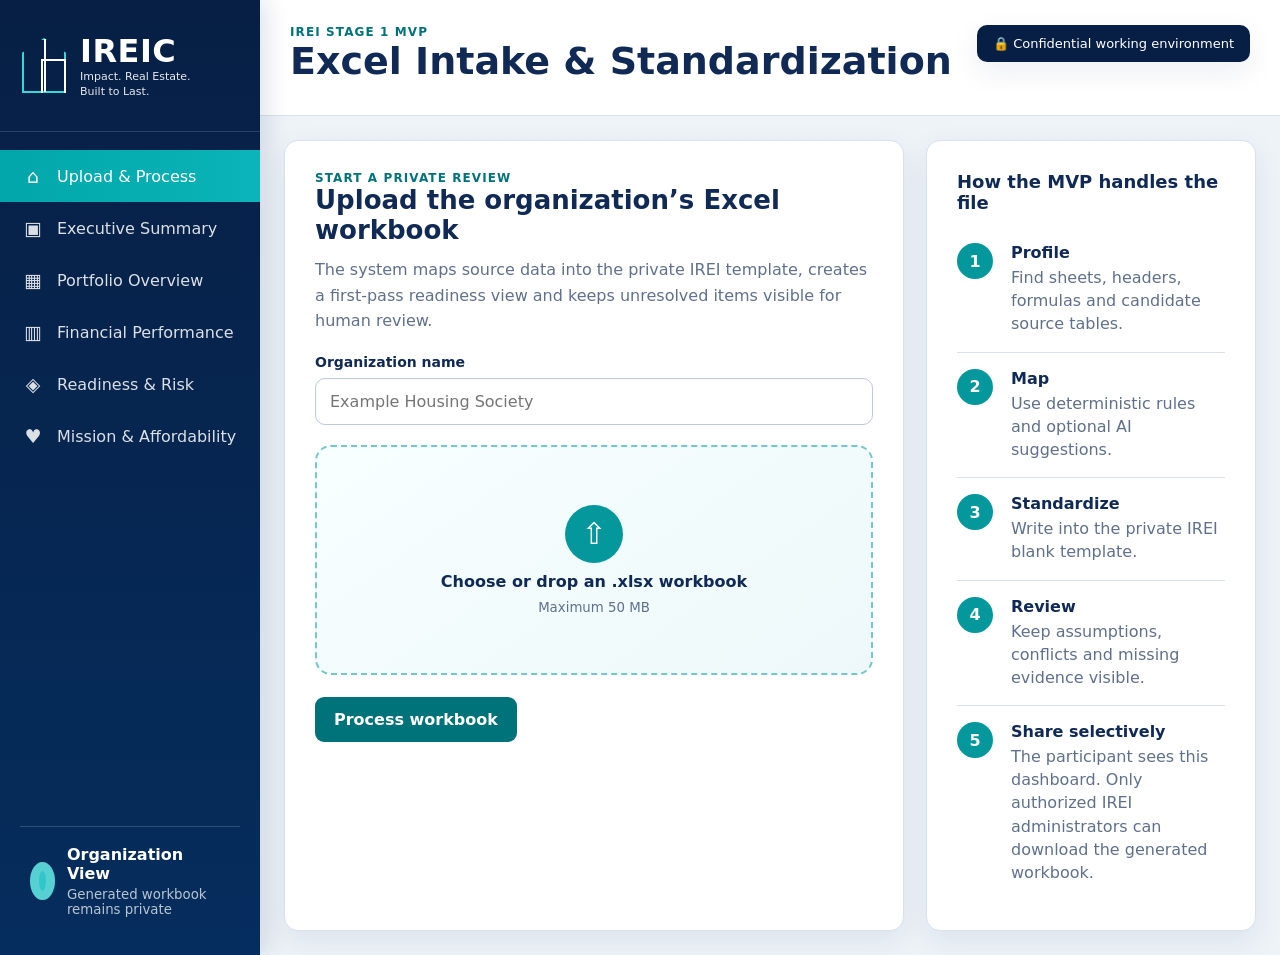
<file: smarterasp-publish/wwwroot/index.html>
<!doctype html>
<html lang="en">
<head>
  <meta charset="utf-8">
  <meta name="viewport" content="width=device-width, initial-scale=1">
  <title>IREIC Portfolio Readiness</title>
  <link rel="stylesheet" href="styles.css">
</head>
<body>
  <div class="app-shell">
    <aside class="sidebar">
      <div class="brand">
        <div class="brand-mark" aria-hidden="true"><span></span><span></span></div>
        <div>
          <div class="brand-name">IREIC</div>
          <div class="brand-tag">Impact. Real Estate.<br>Built to Last.</div>
        </div>
      </div>

      <nav id="nav" class="nav" aria-label="Dashboard pages">
        <button type="button" data-page="upload" class="active"><span>⌂</span> Upload & Process</button>
        <button type="button" data-page="summary"><span>▣</span> Executive Summary</button>
        <button type="button" data-page="portfolio"><span>▦</span> Portfolio Overview</button>
        <button type="button" data-page="financial"><span>▥</span> Financial Performance</button>
        <button type="button" data-page="readiness"><span>◈</span> Readiness & Risk</button>
        <button type="button" data-page="mission"><span>♥</span> Mission & Affordability</button>
      </nav>

      <div class="sidebar-footer">
        <div class="secure-dot" aria-hidden="true"></div>
        <div>
          <strong>Organization View</strong>
          <small>Generated workbook remains private</small>
        </div>
      </div>
    </aside>

    <main class="main">
      <header class="topbar">
        <div>
          <div class="eyebrow">IREI STAGE 1 MVP</div>
          <h1 id="page-title">Excel Intake & Standardization</h1>
        </div>
        <div class="confidential">🔒 Confidential working environment</div>
      </header>

      <section id="content" class="content"></section>
    </main>
  </div>

  <template id="upload-template">
    <div class="upload-layout">
      <section class="panel upload-panel">
        <div class="section-kicker">START A PRIVATE REVIEW</div>
        <h2>Upload the organization’s Excel workbook</h2>
        <p class="lead">The system maps source data into the private IREI template, creates a first-pass readiness view and keeps unresolved items visible for human review.</p>

        <form id="upload-form">
          <label class="field">
            <span>Organization name</span>
            <input id="organization-name" name="organizationName" placeholder="Example Housing Society" autocomplete="organization">
          </label>

          <label class="drop-zone" id="drop-zone">
            <input id="file-input" type="file" name="file" accept=".xlsx,application/vnd.openxmlformats-officedocument.spreadsheetml.sheet">
            <span class="drop-icon">⇧</span>
            <strong>Choose or drop an .xlsx workbook</strong>
            <small id="selected-file">Maximum 50 MB</small>
          </label>

          <div class="button-row">
            <button class="primary" type="submit">Process workbook</button>
          </div>
        </form>

        <div id="processing" class="processing hidden" role="status">
          <div class="spinner" aria-hidden="true"></div>
          <div>
            <strong>Building the private IREI workbook</strong>
            <p>Profiling sheets, mapping fields, applying business rules and producing the dashboard.</p>
          </div>
        </div>

        <div id="error-box" class="alert error hidden" role="alert"></div>
      </section>

      <section class="panel process-panel">
        <h3>How the MVP handles the file</h3>
        <div class="process-step"><b>1</b><div><strong>Profile</strong><span>Find sheets, headers, formulas and candidate source tables.</span></div></div>
        <div class="process-step"><b>2</b><div><strong>Map</strong><span>Use deterministic rules and optional AI suggestions.</span></div></div>
        <div class="process-step"><b>3</b><div><strong>Standardize</strong><span>Write into the private IREI blank template.</span></div></div>
        <div class="process-step"><b>4</b><div><strong>Review</strong><span>Keep assumptions, conflicts and missing evidence visible.</span></div></div>
        <div class="process-step"><b>5</b><div><strong>Share selectively</strong><span>The participant sees this dashboard. Only authorized IREI administrators can download the generated workbook.</span></div></div>
      </section>
    </div>
  </template>

  <script src="app.js"></script>
</body>
</html>
</file>
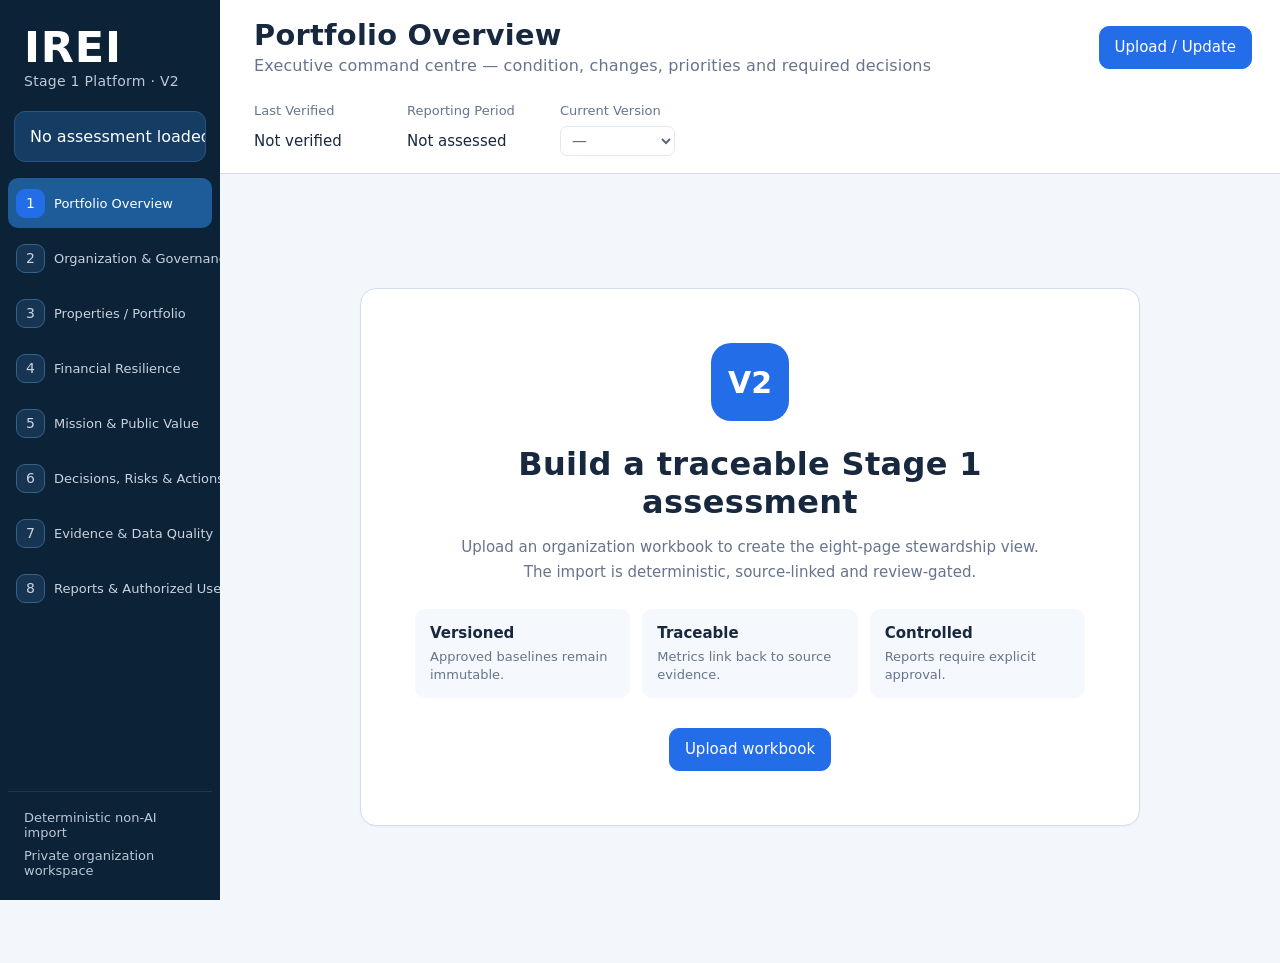
<file: artifacts/smarterasp-20260822-183825/wwwroot/index.html>
<!doctype html>
<html lang="en">
<head>
  <meta charset="utf-8">
  <meta name="viewport" content="width=device-width, initial-scale=1">
  <meta name="description" content="IREI Stage 1 V2 portfolio stewardship dashboard">
  <title>IREI Stage 1 V2</title>
  <link rel="stylesheet" href="styles.css">
</head>
<body>
  <div class="app-shell">
    <aside class="sidebar">
      <a class="brand" href="#overview" aria-label="IREI Portfolio Overview">
        <strong>IREI</strong>
        <span>Stage 1 Platform · V2</span>
      </a>

      <div id="organization-chip" class="organization-chip">No assessment loaded</div>

      <nav id="page-nav" class="page-nav" aria-label="IREI platform pages">
        <button type="button" data-page="overview"><span>1</span>Portfolio Overview</button>
        <button type="button" data-page="governance"><span>2</span>Organization &amp; Governance</button>
        <button type="button" data-page="properties"><span>3</span>Properties / Portfolio</button>
        <button type="button" data-page="financial"><span>4</span>Financial Resilience</button>
        <button type="button" data-page="mission"><span>5</span>Mission &amp; Public Value</button>
        <button type="button" data-page="actions"><span>6</span>Decisions, Risks &amp; Actions</button>
        <button type="button" data-page="evidence"><span>7</span>Evidence &amp; Data Quality</button>
        <button type="button" data-page="reports"><span>8</span>Reports &amp; Authorized Use</button>
      </nav>

      <div class="sidebar-footer">
        <span>Deterministic non-AI import</span>
        <span>Private organization workspace</span>
      </div>
    </aside>

    <main class="main">
      <header class="topbar">
        <div class="title-block">
          <h1 id="page-title">Portfolio Overview</h1>
          <p id="page-subtitle">Executive command centre — condition, changes, priorities and decisions</p>
        </div>
        <div class="topbar-meta" aria-label="Assessment metadata">
          <div><span>Last Verified</span><strong id="last-verified">Not verified</strong></div>
          <div><span>Reporting Period</span><strong id="reporting-period">Not assessed</strong></div>
          <div><span>Current Version</span><select id="version-select" aria-label="Assessment version" disabled><option>—</option></select></div>
        </div>
        <div class="topbar-actions">
          <button id="approve-version" class="button secondary hidden" type="button">Approve version</button>
          <button id="open-upload" class="button primary" type="button">Upload / Update</button>
        </div>
      </header>

      <section id="content" class="content" aria-live="polite"></section>
    </main>
  </div>

  <dialog id="upload-dialog" class="modal">
    <form id="upload-form" method="dialog">
      <div class="modal-head">
        <div>
          <span class="eyebrow">DETERMINISTIC WORKBOOK INTAKE</span>
          <h2>Upload or update an assessment</h2>
        </div>
        <button id="close-upload" class="icon-button" type="button" aria-label="Close">×</button>
      </div>
      <p class="muted">Upload the Stage 1 V2 template or another .xlsx source. Existing approved versions remain unchanged; a new upload creates a working version.</p>
      <label class="field">
        <span>Organization name</span>
        <input id="organization-name" name="organizationName" autocomplete="organization" placeholder="Organization name" required>
      </label>
      <label id="drop-zone" class="drop-zone">
        <input id="file-input" type="file" name="file" accept=".xlsx,application/vnd.openxmlformats-officedocument.spreadsheetml.sheet" required>
        <b>Choose or drop an .xlsx workbook</b>
        <span id="selected-file">Maximum 50 MB</span>
      </label>
      <div id="upload-error" class="inline-alert hidden" role="alert"></div>
      <div class="modal-actions">
        <button id="cancel-upload" class="button secondary" type="button">Cancel</button>
        <button id="submit-upload" class="button primary" type="submit">Process workbook</button>
      </div>
    </form>
  </dialog>

  <dialog id="form-dialog" class="modal compact-modal">
    <form id="dynamic-form" method="dialog"></form>
  </dialog>

  <div id="toast" class="toast hidden" role="status"></div>
  <script src="app.js" defer></script>
</body>
</html>
</file>
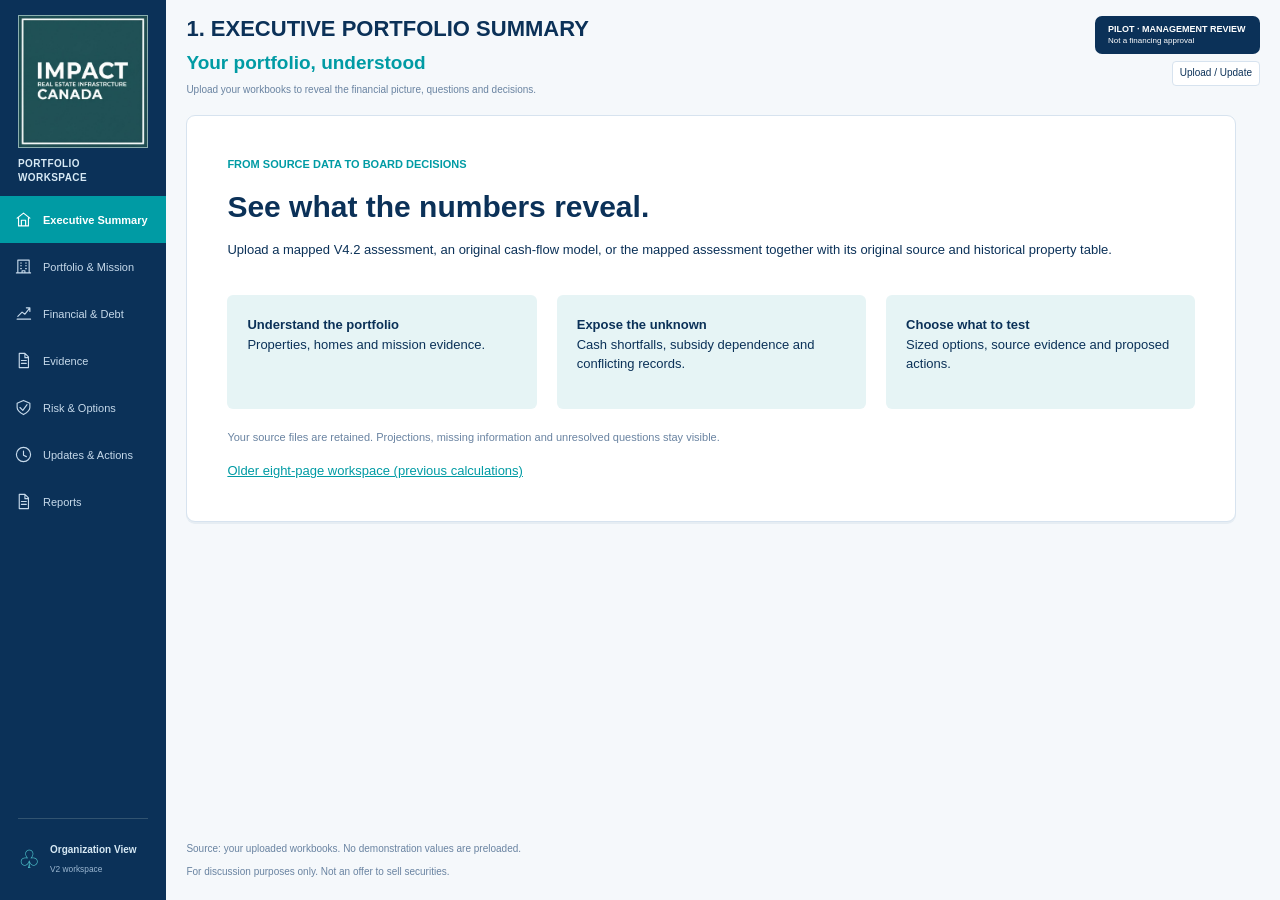
<file: src/IreiMvp.Web/wwwroot/index.html>
<!doctype html>
<html lang="en">
<head><meta charset="utf-8"><meta name="viewport" content="width=device-width,initial-scale=1"><meta name="description" content="IREI portfolio evidence, financial analysis and board decision dashboard"><title>IREI Stage 1 V2 · Portfolio analysis</title><link rel="stylesheet" href="board.css?v=20261121-mission4"></head>
<body>
<aside class="sidebar"><a class="brand" href="/" aria-label="IREI portfolio dashboard"><img src="assets/irei-canada-reference.jpg" alt="Impact Real Estate Infrastructure Canada"></a><strong id="organization-chip">PORTFOLIO WORKSPACE</strong><nav id="page-nav" aria-label="Portfolio pages"></nav><footer><span class="org-icon">♧</span><div><b>Organization View</b><small>V2 workspace</small></div></footer></aside>
<main>
<header><div><h1 id="page-title">1. EXECUTIVE PORTFOLIO SUMMARY</h1><h2 id="organization-name-display">Your portfolio, understood</h2><div id="organization-statement" hidden></div><p id="source-context">Upload your workbooks to reveal the financial picture, questions and decisions.</p></div><div class="header-right"><div class="badge">PILOT · MANAGEMENT REVIEW<small>Not a financing approval</small></div><div class="toolbar"><label id="year-control" hidden><span class="sr-only">Reporting year</span><select id="year" aria-label="Reporting year"></select></label><button id="open-upload" type="button">Upload / Update</button><button id="present" type="button" hidden>Present</button></div></div></header>
<div id="notice" role="status" aria-live="polite"></div><div id="loading-bar" class="loading-bar" hidden><span></span></div>
<section id="content" aria-live="polite"><div class="welcome panel"><span class="eyebrow">FROM SOURCE DATA TO BOARD DECISIONS</span><h2>See what the numbers reveal.</h2><p>Upload a mapped V4.2 assessment, an original cash-flow model, or the mapped assessment together with its original source and historical property table.</p><div class="welcome-grid"><article><b>Understand the portfolio</b><p>Properties, homes and mission evidence.</p></article><article><b>Expose the unknown</b><p>Cash shortfalls, subsidy dependence and conflicting records.</p></article><article><b>Choose what to test</b><p>Sized options, source evidence and proposed actions.</p></article></div><p class="muted">Your source files are retained. Projections, missing information and unresolved questions stay visible.</p><a href="legacy-v2.html">Older eight-page workspace (previous calculations)</a></div></section>
<footer class="page-footer"><p id="source-footer">Source: your uploaded workbooks. No demonstration values are preloaded.</p><p>For discussion purposes only. Not an offer to sell securities.</p></footer>
</main>
<dialog id="upload-dialog"><form id="upload-form"><div class="dialog-head"><h2>Upload portfolio data</h2><button id="close-upload" type="button" aria-label="Close upload">×</button></div><p>Select a mapped V4.2 workbook, one original cash-flow model, or a mapped workbook plus its source files and historical property table. Supporting tables need a Property name/ID column and labeled Units, City, Maturity date or Loan balance columns. The dashboard will calculate the results and retain the evidence.</p><label>Organization name <small>Optional for a mapped assessment</small><input id="organization-name" name="organizationName" autocomplete="organization"></label><label>Reporting year <small>Leave blank to use the mapped assessment's year</small><input name="currentYear" placeholder="e.g. 2026-2027" pattern="[0-9]{4}-[0-9]{4}"></label><label class="drop-zone" id="drop-zone"><b>Choose Excel workbooks</b><input id="file-input" type="file" name="file" multiple accept=".xlsx" required><span id="selected-file">1–5 files · 50 MB total</span></label><div id="upload-error" class="error" role="alert"></div><div class="buttons"><button id="cancel-upload" type="button">Cancel</button><button id="submit-upload" class="primary">Process workbooks</button></div></form></dialog>
<dialog id="detail-dialog" class="wide"><div class="dialog-head"><h2 id="detail-title">Evidence and analysis</h2><button type="button" data-close>Close</button></div><div id="detail-body"></div></dialog>
<dialog id="action-dialog"><form id="action-form"><div class="dialog-head"><h2>Record a management action</h2><button type="button" data-close>Close</button></div><label>Action<textarea name="text" required></textarea></label><label>Owner<input name="owner" required></label><label>Due date<input name="dueDate" type="date"></label><label>Status<select name="status"><option>Proposed</option><option>In progress</option><option>Done</option></select></label><label>Originating finding / evidence<input name="basis" required></label><p class="muted">Recording an action does not record a board approval or a measured outcome.</p><p id="action-error" class="error"></p><button class="primary">Save action</button></form></dialog>
<div id="print-report"></div><script src="board-illustrative.js?v=20261121-illustrative1" defer></script><script src="board.js?v=20261121-mission4" defer></script>
</body></html>
</file>
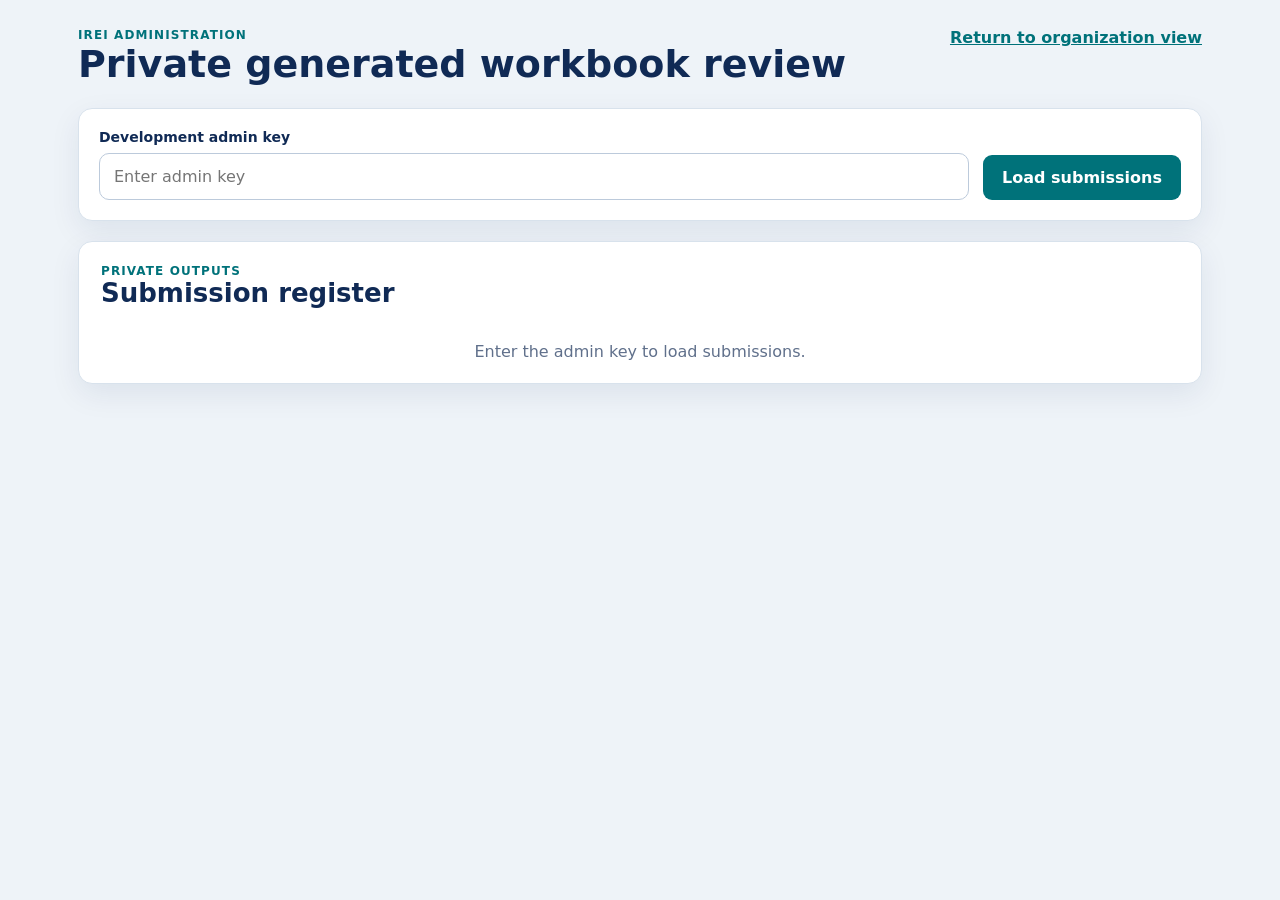
<file: smarterasp-publish/wwwroot/admin.html>
<!doctype html>
<html lang="en">
<head>
  <meta charset="utf-8">
  <meta name="viewport" content="width=device-width, initial-scale=1">
  <title>IREIC Admin Review</title>
  <link rel="stylesheet" href="styles.css">
</head>
<body class="admin-body">
  <main class="admin-shell">
    <header class="admin-header">
      <div>
        <div class="eyebrow">IREI ADMINISTRATION</div>
        <h1>Private generated workbook review</h1>
      </div>
      <a href="/">Return to organization view</a>
    </header>

    <section class="panel admin-auth">
      <label class="field">
        <span>Development admin key</span>
        <input id="admin-key" type="password" placeholder="Enter admin key" autocomplete="current-password">
      </label>
      <button id="load-submissions" class="primary" type="button">Load submissions</button>
      <div id="admin-error" class="alert error hidden" role="alert"></div>
    </section>

    <section class="panel">
      <div class="table-header">
        <div>
          <div class="section-kicker">PRIVATE OUTPUTS</div>
          <h2>Submission register</h2>
        </div>
      </div>
      <div id="admin-list" class="admin-list empty-state">Enter the admin key to load submissions.</div>
    </section>
  </main>
  <script src="admin.js"></script>
</body>
</html>
</file>
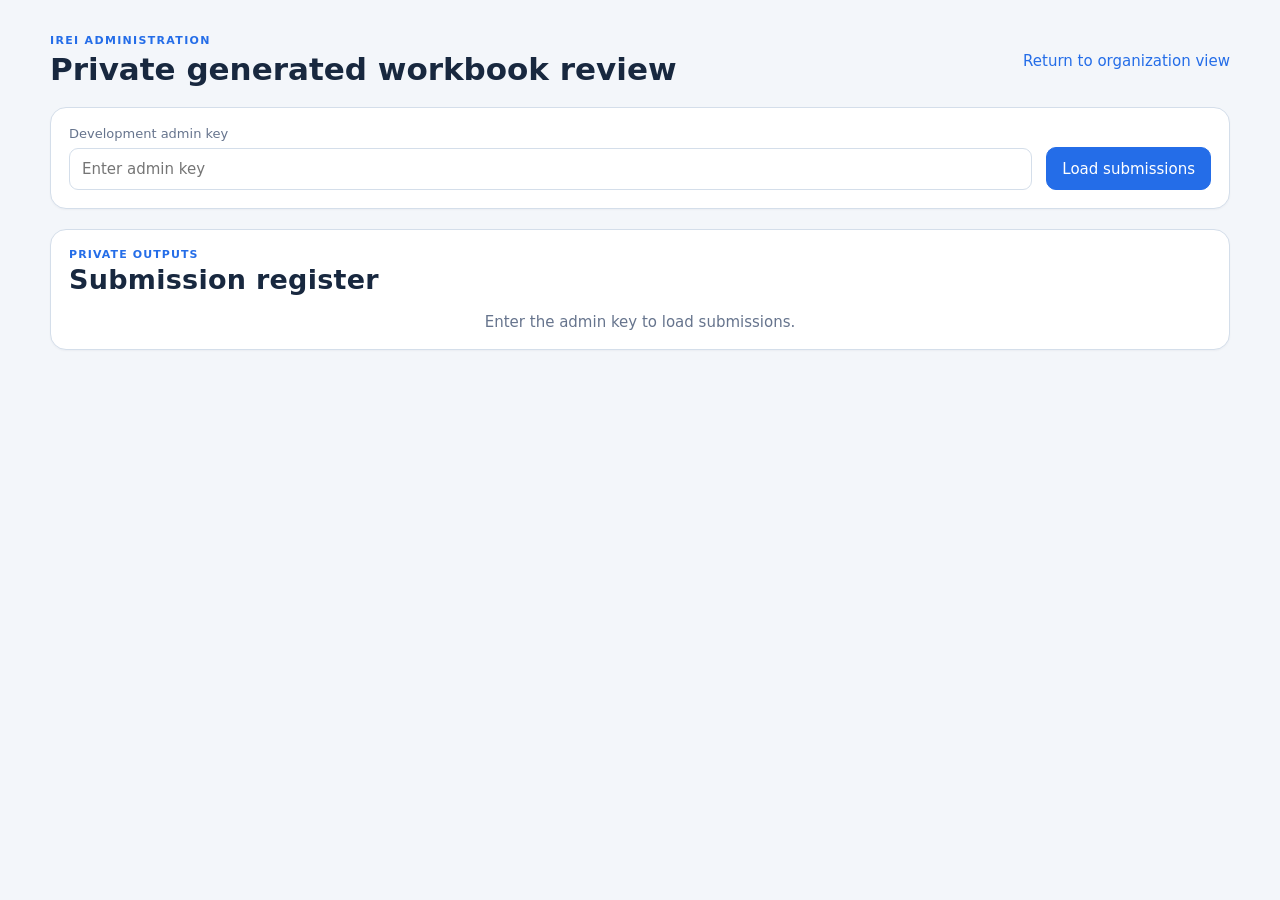
<file: artifacts/smarterasp-20260822-183825/wwwroot/admin.html>
<!doctype html>
<html lang="en">
<head>
  <meta charset="utf-8">
  <meta name="viewport" content="width=device-width, initial-scale=1">
  <title>IREI Admin Review</title>
  <link rel="stylesheet" href="styles.css">
</head>
<body class="admin-body">
  <main class="admin-shell">
    <header class="admin-header">
      <div>
        <div class="eyebrow">IREI ADMINISTRATION</div>
        <h1>Private generated workbook review</h1>
      </div>
      <a href="/">Return to organization view</a>
    </header>

    <section class="panel admin-auth">
      <label class="field">
        <span>Development admin key</span>
        <input id="admin-key" type="password" placeholder="Enter admin key" autocomplete="current-password">
      </label>
      <button id="load-submissions" class="button primary" type="button">Load submissions</button>
      <div id="admin-error" class="alert error hidden" role="alert"></div>
    </section>

    <section class="panel">
      <div class="table-header">
        <div>
          <div class="section-kicker">PRIVATE OUTPUTS</div>
          <h2>Submission register</h2>
        </div>
      </div>
      <div id="admin-list" class="admin-list empty-state">Enter the admin key to load submissions.</div>
    </section>
  </main>
  <script src="admin.js"></script>
</body>
</html>
</file>
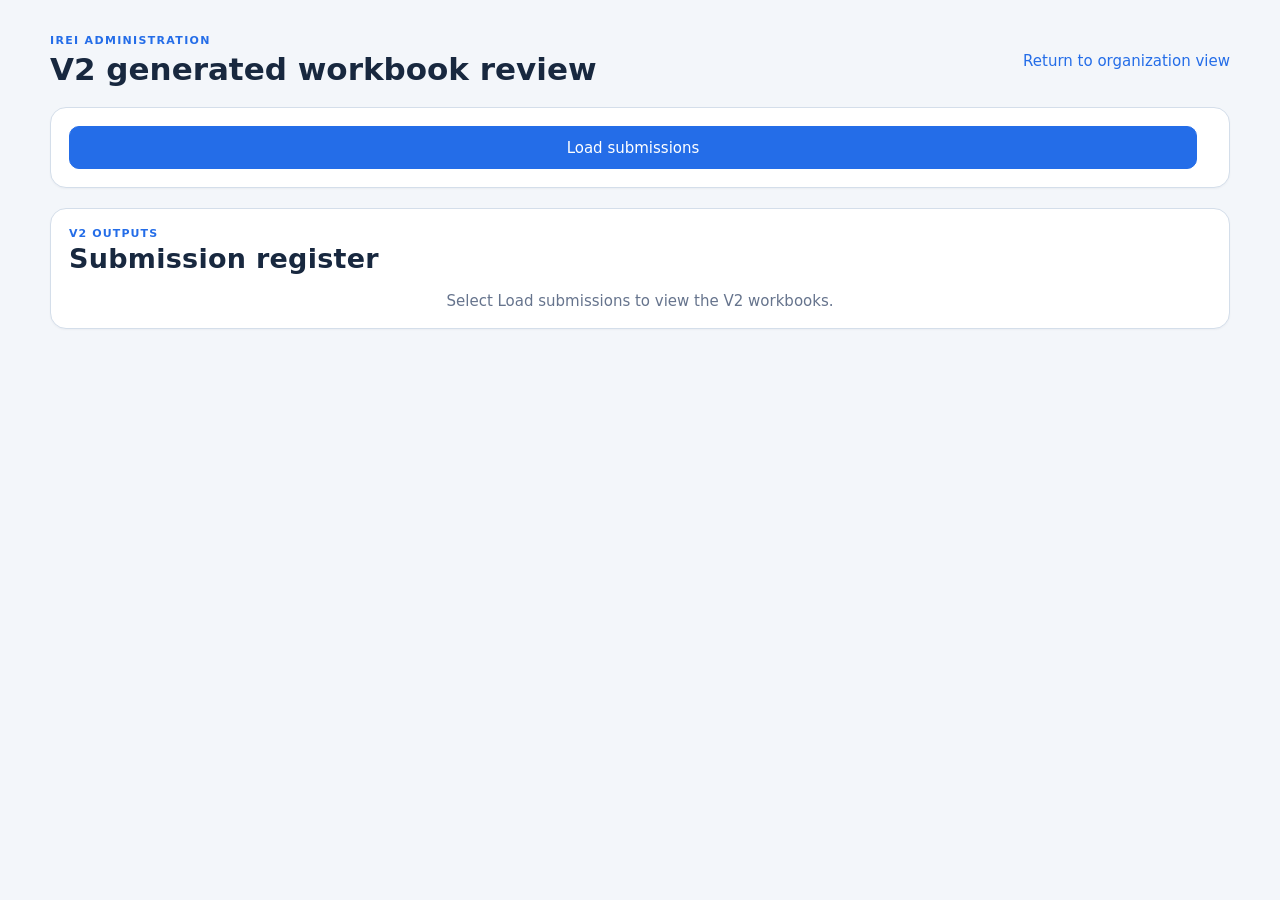
<file: src/IreiMvp.Web/wwwroot/admin.html>
<!doctype html>
<html lang="en">
<head>
  <meta charset="utf-8">
  <meta name="viewport" content="width=device-width, initial-scale=1">
  <title>IREI Admin Review</title>
  <link rel="stylesheet" href="styles.css">
</head>
<body class="admin-body">
  <main class="admin-shell">
    <header class="admin-header">
      <div>
        <div class="eyebrow">IREI ADMINISTRATION</div>
        <h1>V2 generated workbook review</h1>
      </div>
      <a href="/">Return to organization view</a>
    </header>

    <section class="panel admin-auth">
      <button id="load-submissions" class="button primary" type="button">Load submissions</button>
      <div id="admin-error" class="alert error hidden" role="alert"></div>
    </section>

    <section class="panel">
      <div class="table-header">
        <div>
          <div class="section-kicker">V2 OUTPUTS</div>
          <h2>Submission register</h2>
        </div>
      </div>
      <div id="admin-list" class="admin-list empty-state">Select Load submissions to view the V2 workbooks.</div>
    </section>
  </main>
  <script src="admin.js?v=20261116-open-v2"></script>
</body>
</html>
</file>
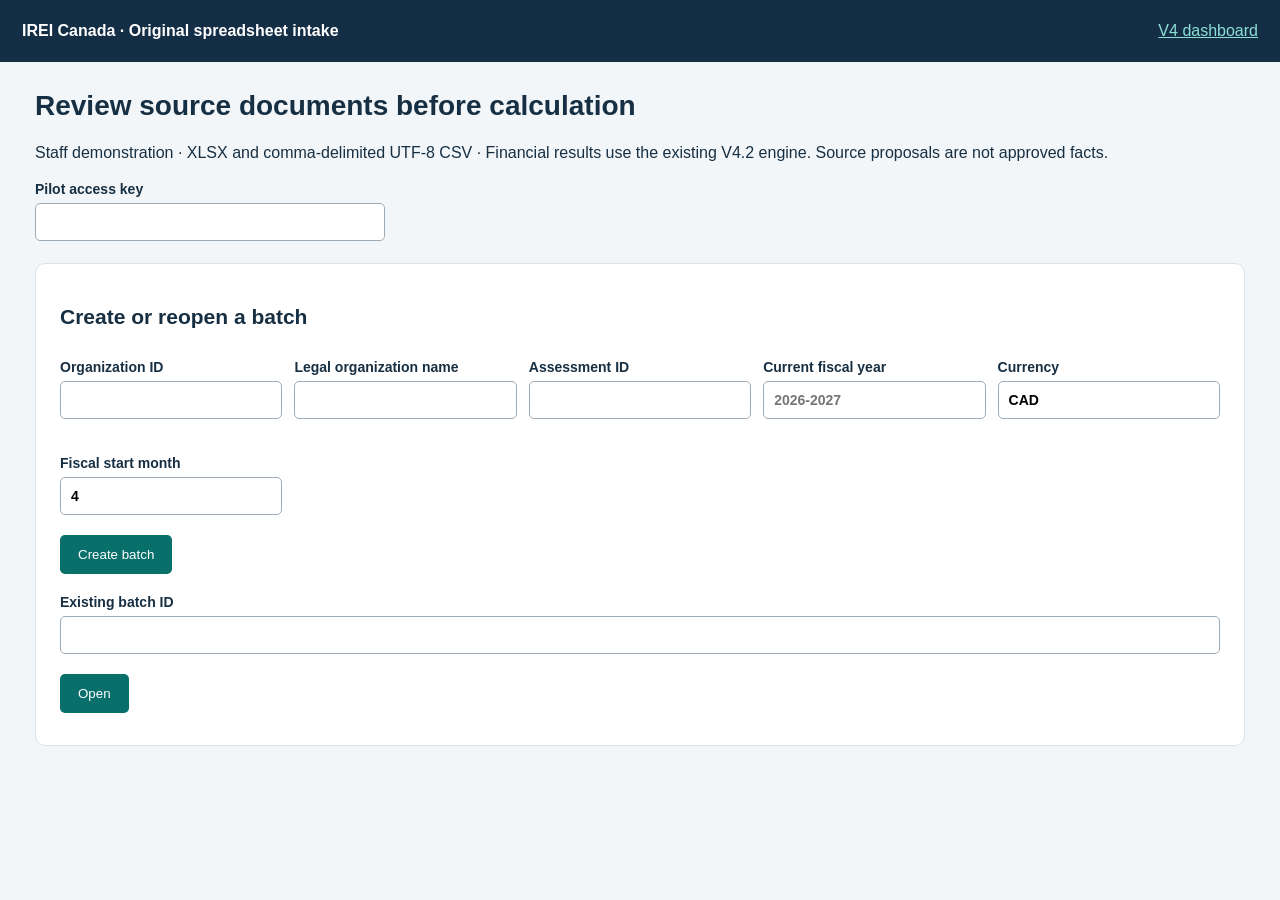
<file: src/IreiMvp.Web/wwwroot/intake.html>
<!doctype html><html lang="en"><head><meta charset="utf-8"><meta name="viewport" content="width=device-width, initial-scale=1"><title>IREI · Spreadsheet intake</title><link rel="stylesheet" href="intake.css"><script src="intake.js" defer></script></head><body>
<header><strong>IREI Canada · Original spreadsheet intake</strong><a href="v4.html">V4 dashboard</a></header><main>
<h1>Review source documents before calculation</h1><p>Staff demonstration · XLSX and comma-delimited UTF-8 CSV · Financial results use the existing V4.2 engine. Source proposals are not approved facts.</p>
<label>Pilot access key <input id="key" type="password" autocomplete="off"></label><p id="notice" role="status"></p>
<section id="setup"><h2>Create or reopen a batch</h2><form id="create"><div class="fields"><label>Organization ID<input name="organizationId" required></label><label>Legal organization name<input name="organizationName" required></label><label>Assessment ID<input name="assessmentId" required></label><label>Current fiscal year<input name="currentYear" placeholder="2026-2027" required></label><label>Currency<input name="currency" value="CAD" required></label><label>Fiscal start month<input name="fiscalStartMonth" type="number" min="1" max="12" value="4" required></label></div><button>Create batch</button></form><form id="reopen"><label>Existing batch ID<input id="batch-id" required></label><button>Open</button></form></section>
<section id="workspace" hidden><h2 id="title"></h2><p id="summary"></p><form id="upload"><label>Original files<input type="file" name="files" accept=".xlsx,.csv" multiple required></label><button>Extract proposals</button></form><p>Uploads are processed synchronously in this bounded demonstration. Keep the tab open. Identical files within this batch are reused. Failed files remain listed.</p><div id="sources"></div>
<h2>Proposals and evidence</h2><div class="fields"><label>Search property, sheet, label, year or source<input id="filter"></label><label>Review state<select id="state"><option value="">All</option><option>Proposed</option><option>Accepted</option><option>Rejected</option><option>Superseded</option></select></label></div><div id="candidates"></div>
<h2>Commit the reviewed selection</h2><p>Only accepted numeric inputs enter the engine. Unreviewed proposals remain excluded. Use PORTFOLIO for the portfolio scope; property scopes require reviewed stable IDs. Partial updates retain previously accepted facts. Accepting a replacement requires the prior candidate ID.</p><button id="commit">Create assessment from accepted inputs</button><button id="download">Download reviewed workbook</button><button id="manifest">Download lineage manifest</button><div id="assessments"></div>
<h2>Delivery effort</h2><form id="effort"><div class="fields"><label>Role<select name="role"><option>Analyst</option><option>Senior underwriter</option><option>Founder</option><option>IT</option></select></label><label>Task<input name="task" placeholder="Mapping, reconciliation, correction…" required></label><label>Active minutes<input name="minutes" type="number" min="0" step="0.1" required></label><label>Machine cost<input name="machineCost" type="number" min="0" step="0.0001" value="0" required></label><label>Cost currency<input name="costCurrency" value="CAD" required></label><label>Notes<input name="note"></label></div><button>Record effort</button></form><div id="effort-list"></div></section>
</main><dialog id="review"><form id="review-form"><h2>Review one source observation</h2><div id="evidence"></div><p>Confirm scope, fiscal calendar, scenario, currency, scale, annual/monthly basis and sign. Formula caches have unverified freshness. Notes and missing/error values cannot be accepted as financial amounts.</p><div class="fields"><label>Decision<select name="state"><option>Accepted</option><option>Rejected</option></select></label><label>Canonical code<select name="code" id="code"></select></label><label>Stable scope ID<input name="scope" required></label><label>Fiscal year<input name="year" required></label><label>Scenario<select name="scenario"><option>Projection</option><option>Budget</option><option>Actual</option></select></label><label>Grain<select name="grain"><option>Property detail</option><option>Project detail</option><option>Portfolio control</option></select></label><label>Reviewed value<input name="value"></label><label>Certainty<select name="certainty"><option>Projected</option><option>Confirmed</option><option>Placeholder</option></select></label><label>Reviewer<input name="reviewer" required></label><label>Supersedes candidate ID (if replacing)<input name="supersedesId"></label></div><label>Reason, unit/basis confirmation and any conversion<textarea name="rationale" required></textarea></label><p id="review-error" role="status"></p><button>Save review</button><button type="button" id="close">Cancel</button></form></dialog></body></html>
</file>
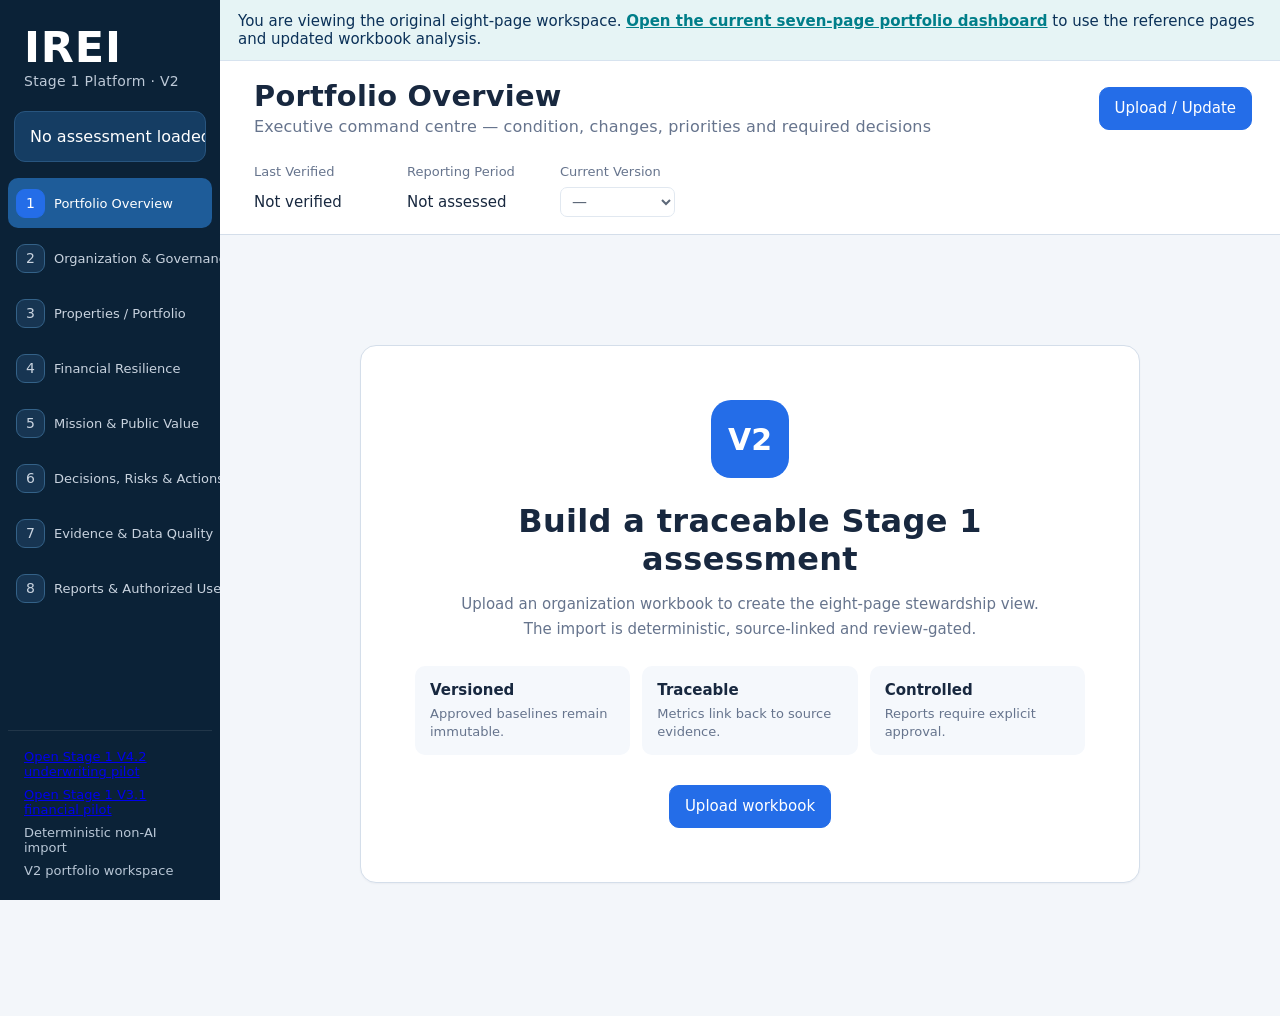
<file: src/IreiMvp.Web/wwwroot/legacy-v2.html>
<!doctype html>
<html lang="en">
<head>
  <meta charset="utf-8">
  <meta name="viewport" content="width=device-width, initial-scale=1">
  <meta name="description" content="IREI Stage 1 V2 portfolio stewardship dashboard">
  <title>IREI Stage 1 V2</title>
  <link rel="stylesheet" href="styles.css">
</head>
<body>
  <div class="app-shell">
    <aside class="sidebar">
      <a class="brand" href="#overview" aria-label="IREI Portfolio Overview">
        <strong>IREI</strong>
        <span>Stage 1 Platform · V2</span>
      </a>

      <div id="organization-chip" class="organization-chip">No assessment loaded</div>

      <nav id="page-nav" class="page-nav" aria-label="IREI platform pages">
        <button type="button" data-page="overview"><span>1</span>Portfolio Overview</button>
        <button type="button" data-page="governance"><span>2</span>Organization &amp; Governance</button>
        <button type="button" data-page="properties"><span>3</span>Properties / Portfolio</button>
        <button type="button" data-page="financial"><span>4</span>Financial Resilience</button>
        <button type="button" data-page="mission"><span>5</span>Mission &amp; Public Value</button>
        <button type="button" data-page="actions"><span>6</span>Decisions, Risks &amp; Actions</button>
        <button type="button" data-page="evidence"><span>7</span>Evidence &amp; Data Quality</button>
        <button type="button" data-page="reports"><span>8</span>Reports &amp; Authorized Use</button>
      </nav>

      <div class="sidebar-footer">
        <a href="/v4.html">Open Stage 1 V4.2 underwriting pilot</a>
        <a href="/v3.html">Open Stage 1 V3.1 financial pilot</a>
        <span>Deterministic non-AI import</span>
        <span>V2 portfolio workspace</span>
      </div>
    </aside>

    <main class="main">
      <div role="note" style="padding:12px 18px;background:#e6f4f5;color:#0b3158;border-bottom:1px solid #d7e3ef">
        You are viewing the original eight-page workspace.
        <a href="/index.html" style="font-weight:bold;color:#007e89">Open the current seven-page portfolio dashboard</a> to use the reference pages and updated workbook analysis.
      </div>
      <header class="topbar">
        <div class="title-block">
          <h1 id="page-title">Portfolio Overview</h1>
          <p id="page-subtitle">Executive command centre — condition, changes, priorities and decisions</p>
        </div>
        <div class="topbar-meta" aria-label="Assessment metadata">
          <div><span>Last Verified</span><strong id="last-verified">Not verified</strong></div>
          <div><span>Reporting Period</span><strong id="reporting-period">Not assessed</strong></div>
          <div><span>Current Version</span><select id="version-select" aria-label="Assessment version" disabled><option>—</option></select></div>
        </div>
        <div class="topbar-actions">
          <button id="approve-version" class="button secondary hidden" type="button">Approve version</button>
          <button id="open-upload" class="button primary" type="button">Upload / Update</button>
        </div>
      </header>

      <div id="loading-bar" class="loading-bar hidden" role="progressbar" aria-label="Loading assessment data" aria-hidden="true"><span></span></div>

      <section id="content" class="content" aria-live="polite"></section>
    </main>
  </div>

  <dialog id="upload-dialog" class="modal">
    <form id="upload-form" method="dialog">
      <div class="modal-head">
        <div>
          <span class="eyebrow">DETERMINISTIC WORKBOOK INTAKE</span>
          <h2>Upload or update an assessment</h2>
        </div>
        <button id="close-upload" class="icon-button" type="button" aria-label="Close">×</button>
      </div>
      <p class="muted">Upload the Stage 1 V2 template or another .xlsx source. Existing approved versions remain unchanged; a new upload creates a working version.</p>
      <label class="field">
        <span>Organization name</span>
        <input id="organization-name" name="organizationName" autocomplete="organization" placeholder="Organization name" required>
      </label>
      <label id="drop-zone" class="drop-zone">
        <input id="file-input" type="file" name="file" accept=".xlsx,application/vnd.openxmlformats-officedocument.spreadsheetml.sheet" required>
        <b>Choose or drop an .xlsx workbook</b>
        <span id="selected-file">Maximum 50 MB</span>
      </label>
      <div id="upload-error" class="inline-alert hidden" role="alert"></div>
      
      <div class="modal-actions">
        <button id="cancel-upload" class="button secondary" type="button">Cancel</button>
        <button id="submit-upload" class="button primary" type="submit">Process workbook</button>
      </div>
    </form>
  </dialog>

  <dialog id="form-dialog" class="modal compact-modal">
    <form id="dynamic-form" method="dialog"></form>
  </dialog>

  <div id="toast" class="toast hidden" role="status"></div>
  <script src="app.js?v=20261116-open-v2" defer></script>
</body>
</html>
</file>
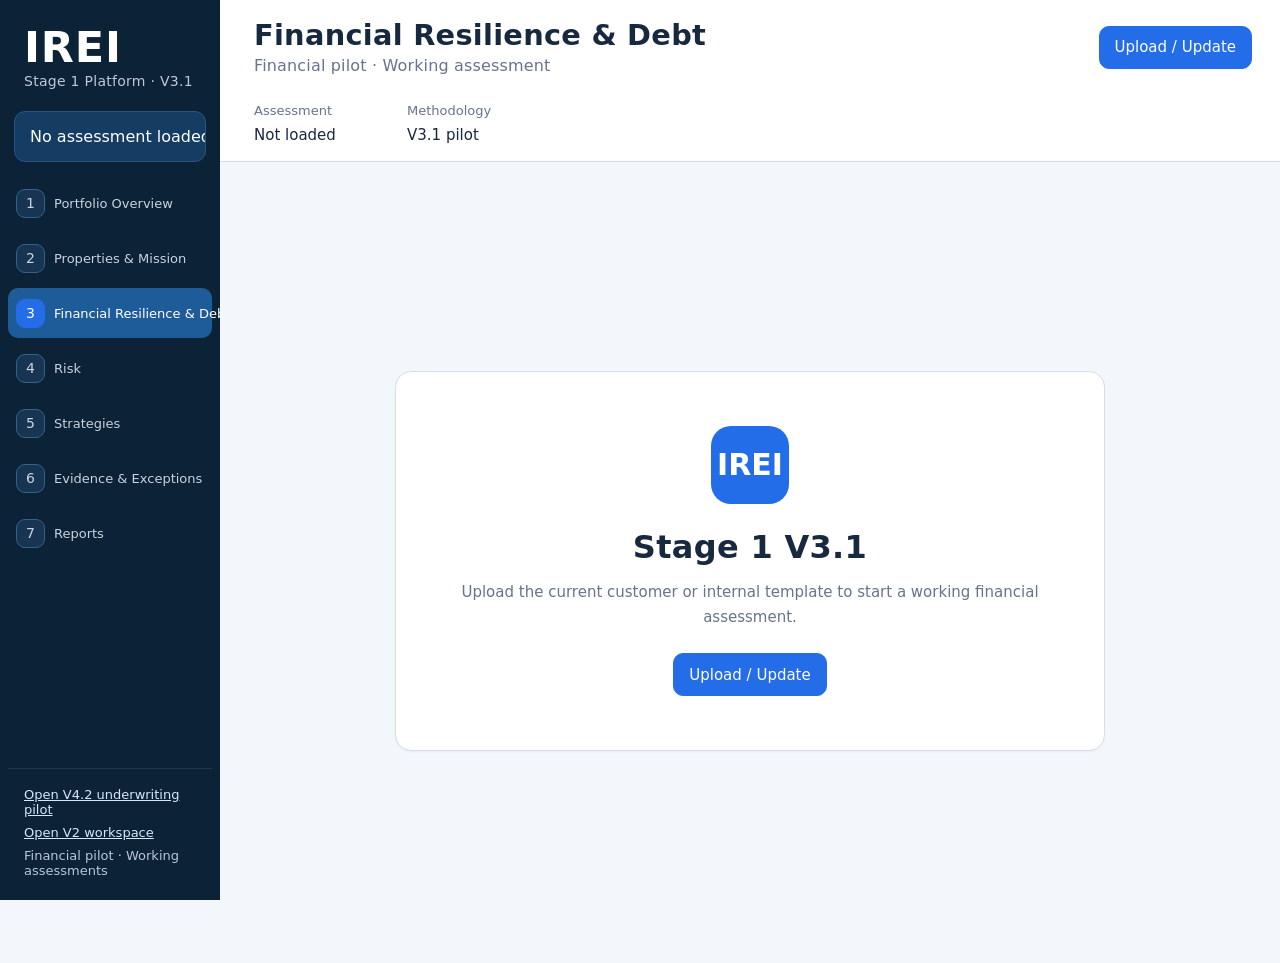
<file: src/IreiMvp.Web/wwwroot/v3.html>
<!doctype html>
<html lang="en">
<head>
  <meta charset="utf-8">
  <meta name="viewport" content="width=device-width, initial-scale=1">
  <title>IREI Stage 1 V3.1</title>
  <link rel="stylesheet" href="styles.css">
  <link rel="stylesheet" href="v3.css">
</head>
<body>
  <div class="app-shell">
    <aside class="sidebar">
      <a class="brand" href="/v3.html" aria-label="IREI V3.1 Portfolio Overview"><strong>IREI</strong><span>Stage 1 Platform · V3.1</span></a>
      <div id="context" class="organization-chip">No assessment loaded</div>
      <nav id="v3-nav" class="page-nav" aria-label="IREI V3.1 platform pages"></nav>
      <div class="sidebar-footer"><a href="/v4.html">Open V4.2 underwriting pilot</a><a href="/">Open V2 workspace</a><span>Financial pilot · Working assessments</span></div>
    </aside>
    <main class="main">
      <header class="topbar">
        <div class="title-block"><h1 id="title">Financial Resilience &amp; Debt</h1><p id="scope">Upload a supplied V3 template to begin.</p></div>
        <div class="topbar-meta"><div><span>Assessment</span><strong id="assessment-status">Not loaded</strong></div><div><span>Methodology</span><strong id="methodology">V3.1 pilot</strong></div></div>
        <div class="topbar-actions"><button type="button" id="open-upload" class="button primary">Upload / Update</button></div>
      </header>
      <section class="content">
        <div id="filters" class="v3-filters panel panel-pad" hidden>
          <label class="select-control"><span>Fiscal year</span><select id="year"></select></label>
          <label class="select-control"><span>Scenario</span><select id="scenario"></select></label>
          <label class="select-control"><span>Scope</span><select id="property"></select></label>
        </div>
        <div id="body"></div>
      </section>
    </main>
  </div>
  <dialog id="upload-dialog" class="modal">
    <form id="upload" method="dialog">
      <div class="modal-head"><div><span class="eyebrow">V3.1 WORKING ASSESSMENT</span><h2>Upload or update an assessment</h2></div><button id="close-upload" class="icon-button" type="button" aria-label="Close">×</button></div>
      <p class="muted">Upload the current customer or internal V3 template. Existing-document submissions require source mapping review before Page 3 calculations.</p>
      <label class="drop-zone"><input type="file" name="file" accept=".xlsx" required><b>Choose an .xlsx workbook</b><span>Current V3 template</span></label>
      <p id="upload-status" class="muted" role="status"></p>
      <div class="modal-actions"><button type="button" id="cancel-upload" class="button secondary">Cancel</button><button type="submit" class="button primary">Process workbook</button></div>
    </form>
  </dialog>
  <script src="v3.js" defer></script>
</body>
</html>
</file>
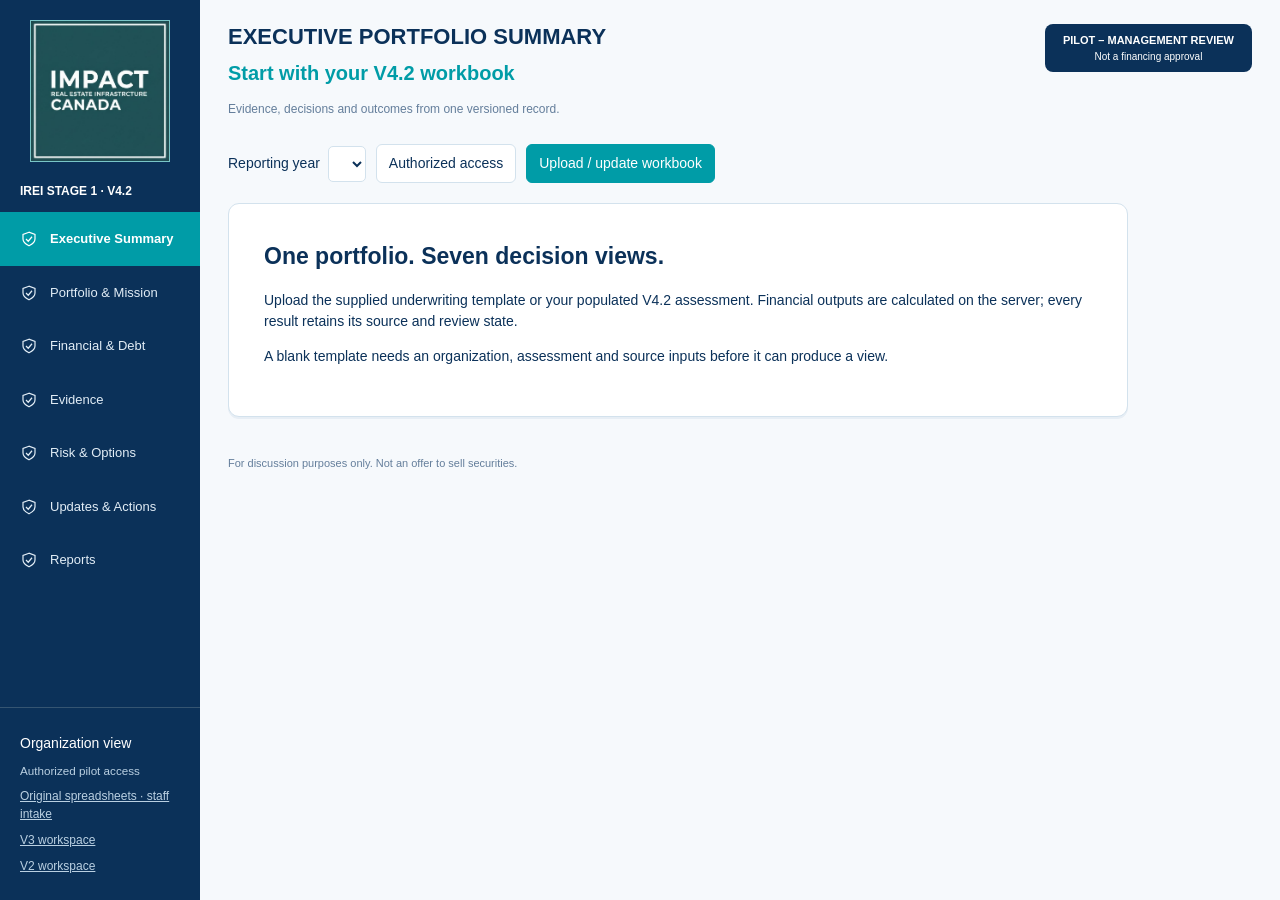
<file: src/IreiMvp.Web/wwwroot/v4.html>
<!doctype html>
<html lang="en">
<head><meta charset="utf-8"><meta name="viewport" content="width=device-width,initial-scale=1"><title>IREI Stage 1 V4.2</title><link rel="stylesheet" href="v4.css"></head>
<body>
<aside class="sidebar"><a href="v4.html" class="brand"><img src="assets/irei-canada-reference.jpg" alt="Impact Real Estate Infrastructure Canada"></a><strong id="organization">IREI STAGE 1 · V4.2</strong><nav id="navigation" aria-label="Portfolio pages"></nav><footer><span>Organization view</span><small>Authorized pilot access</small><a href="intake.html">Original spreadsheets · staff intake</a><a href="v3.html">V3 workspace</a><a href="/">V2 workspace</a></footer></aside>
<main><header><div><h1 id="title">Executive portfolio summary</h1><h2 id="subtitle">Start with your V4.2 workbook</h2><p id="context">Evidence, decisions and outcomes from one versioned record.</p></div><div class="badge">PILOT – MANAGEMENT REVIEW<small>Not a financing approval</small></div></header>
<div class="toolbar"><label id="year-control" hidden>Reporting year <select id="year"></select></label><button id="access" type="button">Authorized access</button><button id="upload" class="primary" type="button">Upload / update workbook</button><button id="review" type="button" hidden>Review records</button></div>
<p id="notice" role="status" aria-live="polite"></p><div id="page"><section class="panel welcome"><h2>One portfolio. Seven decision views.</h2><p>Upload the supplied underwriting template or your populated V4.2 assessment. Financial outputs are calculated on the server; every result retains its source and review state.</p><p>A blank template needs an organization, assessment and source inputs before it can produce a view.</p></section></div>
<footer class="disclaimer">For discussion purposes only. Not an offer to sell securities.</footer></main>
<dialog id="access-dialog"><form id="access-form"><h2>Authorized pilot access</h2><p>Enter the pilot access key supplied by your administrator. It stays in this tab and is sent only in the authorization header.</p><label>Access key<input id="access-key" type="password" required autocomplete="off"></label><div class="buttons"><button type="button" data-close>Cancel</button><button class="primary">Continue</button></div></form></dialog>
<dialog id="upload-dialog"><form id="upload-form"><h2>Upload a V4.2 assessment</h2><p>The original workbook is retained. A new upload creates a new working assessment.</p><label>Workbook<input type="file" name="file" accept=".xlsx" required></label><p id="upload-status" role="status"></p><div class="buttons"><button type="button" data-close>Cancel</button><button class="primary">Calculate assessment</button></div></form></dialog>
<dialog id="evidence-dialog" class="wide"><div class="dialog-head"><h2>Evidence and calculation</h2><button type="button" data-close aria-label="Close evidence">Close</button></div><div id="evidence-body"></div></dialog>
<dialog id="record-dialog" class="wide"><form id="record-form"><h2>Review the shared record</h2><p>Proposals, client decisions and approved interpretation remain distinct. Changes retain their reviewer and prior version.</p><label>Record type<select id="record-sheet"><option value="48_ACTIONS">Action</option><option value="49_DECISIONS">Client decision</option><option value="45_NARRATIVE">Narrative</option><option value="46_RISKS">Risk</option><option value="47_OPTIONS">Option</option><option value="20_FIELD_MAPPING">Source mapping review</option><option value="51_EXCEPTIONS">Exception review</option></select></label><label>Existing record<select id="record-choice"></select></label><label>Stable record identifier<input id="record-id" required></label><div id="record-fields" class="form-grid"></div><label>Reviewer<input id="reviewer" required></label><label>Reason for this change<textarea id="review-reason" required></textarea></label><p id="record-status" role="status"></p><div class="buttons"><button type="button" data-close>Cancel</button><button class="primary">Save review</button></div></form></dialog>
<dialog id="outcome-dialog" class="wide"><form id="outcome-form"><h2>Record an outcome observation</h2><p>Link evidence to an approved client decision. Leave an unmeasured value blank. Comparisons require matching definitions, units, scope and method.</p><div class="form-grid">
<label>Observation identifier<input name="id" required></label><label>Approved decision<select name="decisionId" id="outcome-decision" required></select></label>
<label>Action identifier<input name="actionId" id="outcome-action" required readonly></label><label>Measure definition<input name="metricDefinition" required></label>
<label>Outcome domain<select name="domain"><option>Organizational</option><option>Asset</option><option>Community</option></select></label><label>Unit<input name="unit" required placeholder="Homes, dollars, percent…"></label>
<label>Desired direction<select name="direction"><option>Increase</option><option>Decrease</option><option>Maintain</option></select></label><label>Scope<input name="scope" required></label>
<label>Methodology version<input name="methodologyVersion" required></label><label>Observation period<input name="period" required></label>
<label>Baseline value, if evidenced<input name="baselineValue" type="number" step="any"></label><label>Observed value<input name="currentValue" type="number" step="any"></label>
<label>Evidence source<select name="evidenceId" id="outcome-evidence" required></select></label><label>Contribution statement<select name="contributionState"><option>Direct fact</option><option>Client-reported contribution</option><option>IREI-supported decision</option></select></label>
<label>Reviewer<input name="reviewer" required></label></div><p id="outcome-status" role="status"></p><div class="buttons"><button type="button" data-close>Cancel</button><button class="primary">Append observation</button></div></form></dialog>
<script src="v4.js?v=20261115-guided-report" defer></script></body></html>
</file>
<file: smarterasp-publish/wwwroot/styles.css>
:root {
  --navy: #052d5d;
  --navy-2: #071f45;
  --ink: #102a55;
  --teal: #04979c;
  --teal-dark: #00727a;
  --aqua: #e8f7f7;
  --line: #d8e2ec;
  --muted: #60708b;
  --soft: #f5f8fb;
  --warn: #d98c00;
  --danger: #b42318;
  --success: #178b68;
  --shadow: 0 10px 30px rgba(18, 44, 83, .08);
}

* { box-sizing: border-box; }

body {
  margin: 0;
  font-family: Inter, ui-sans-serif, system-ui, -apple-system, BlinkMacSystemFont, "Segoe UI", sans-serif;
  color: var(--ink);
  background: #eef3f8;
}

button, input { font: inherit; }
button:disabled { cursor: wait; opacity: .65; }

.app-shell {
  min-height: 100vh;
  display: grid;
  grid-template-columns: 260px minmax(0, 1fr);
}

.sidebar {
  min-height: 100vh;
  position: sticky;
  top: 0;
  display: flex;
  flex-direction: column;
  color: white;
  background: linear-gradient(180deg, var(--navy-2), var(--navy));
  box-shadow: 5px 0 24px rgba(4, 31, 69, .14);
}

.brand {
  min-height: 132px;
  padding: 24px 22px;
  display: flex;
  align-items: center;
  gap: 14px;
  border-bottom: 1px solid rgba(255,255,255,.14);
}

.brand-mark {
  width: 44px;
  height: 55px;
  position: relative;
  border: 2px solid #37d7d7;
  clip-path: polygon(50% 0, 100% 27%, 100% 100%, 0 100%, 0 27%);
}

.brand-mark span:first-child {
  position: absolute;
  top: -1px;
  bottom: -1px;
  left: 50%;
  border-left: 2px solid #fff;
}

.brand-mark span:last-child {
  position: absolute;
  width: 25px;
  height: 34px;
  right: -2px;
  bottom: -2px;
  border: 2px solid #fff;
  border-bottom: 0;
}

.brand-name {
  font-weight: 800;
  font-size: 32px;
  letter-spacing: .5px;
}

.brand-tag {
  font-size: 11px;
  line-height: 1.35;
  opacity: .9;
}

.nav {
  padding: 18px 0;
  flex: 1;
}

.nav button {
  width: 100%;
  display: flex;
  align-items: center;
  gap: 13px;
  padding: 15px 22px;
  border: 0;
  color: rgba(255,255,255,.86);
  background: transparent;
  text-align: left;
  cursor: pointer;
  transition: .18s ease;
}

.nav button span {
  width: 22px;
  font-size: 19px;
  text-align: center;
}

.nav button:hover,
.nav button.active {
  color: white;
  background: linear-gradient(90deg, #00a6aa, #0bb4b8);
}

.sidebar-footer {
  margin: 20px;
  padding: 18px 10px;
  display: flex;
  gap: 12px;
  align-items: center;
  border-top: 1px solid rgba(255,255,255,.16);
}

.sidebar-footer strong,
.sidebar-footer small { display: block; }
.sidebar-footer small { margin-top: 4px; opacity: .72; }

.secure-dot {
  width: 38px;
  height: 38px;
  border-radius: 50%;
  background: #31c6c8;
  box-shadow: inset 0 0 0 9px rgba(255,255,255,.18);
}

.main { min-width: 0; }

.topbar {
  min-height: 116px;
  padding: 25px 30px 20px;
  display: flex;
  justify-content: space-between;
  gap: 20px;
  align-items: flex-start;
  background: white;
  border-bottom: 1px solid var(--line);
}

.eyebrow,
.section-kicker {
  color: var(--teal-dark);
  font-size: 12px;
  font-weight: 800;
  letter-spacing: 1.1px;
}

h1, h2, h3, p { margin-top: 0; }
h1 { margin-bottom: 0; font-size: clamp(26px, 3vw, 38px); }
h2 { margin-bottom: 12px; font-size: 26px; }
h3 { margin-bottom: 14px; font-size: 18px; }

.confidential {
  padding: 11px 16px;
  border-radius: 10px;
  background: var(--navy-2);
  color: white;
  font-size: 13px;
  box-shadow: var(--shadow);
}

.content { padding: 24px; }

.panel,
.kpi,
.risk-row,
.protection-card {
  background: white;
  border: 1px solid var(--line);
  border-radius: 14px;
  box-shadow: var(--shadow);
}

.upload-layout {
  display: grid;
  grid-template-columns: minmax(0, 1.35fr) minmax(330px, .65fr);
  gap: 22px;
}

.upload-panel,
.process-panel { padding: 30px; }

.lead {
  color: var(--muted);
  line-height: 1.6;
  max-width: 820px;
}

.field {
  display: grid;
  gap: 8px;
  margin: 20px 0;
}

.field span { font-weight: 700; font-size: 14px; }

.field input {
  width: 100%;
  padding: 13px 14px;
  border: 1px solid #bccadb;
  border-radius: 10px;
  color: var(--ink);
  background: white;
}

.field input:focus {
  outline: 3px solid rgba(4,151,156,.14);
  border-color: var(--teal);
}

.drop-zone {
  min-height: 230px;
  padding: 30px;
  display: flex;
  flex-direction: column;
  justify-content: center;
  align-items: center;
  gap: 9px;
  border: 2px dashed #74c7ca;
  border-radius: 16px;
  background: linear-gradient(145deg, #f7ffff, #eef8fa);
  cursor: pointer;
  text-align: center;
}

.drop-zone.dragover {
  border-color: var(--teal);
  background: #e2f8f8;
}

.drop-zone input { display: none; }
.drop-zone small { color: var(--muted); }

.drop-icon {
  width: 58px;
  height: 58px;
  display: grid;
  place-items: center;
  border-radius: 50%;
  color: white;
  background: var(--teal);
  font-size: 30px;
}

.button-row {
  display: flex;
  gap: 12px;
  flex-wrap: wrap;
  margin-top: 22px;
}

.primary,
.secondary {
  padding: 12px 18px;
  border-radius: 9px;
  border: 1px solid transparent;
  cursor: pointer;
  font-weight: 800;
}

.primary { color: white; background: var(--teal-dark); }
.primary:hover { background: #005d64; }
.secondary { color: var(--ink); background: white; border-color: #aebed0; }
.secondary:hover { border-color: var(--teal); color: var(--teal-dark); }

.process-step {
  display: grid;
  grid-template-columns: 42px 1fr;
  gap: 12px;
  padding: 16px 0;
  border-bottom: 1px solid var(--line);
}

.process-step:last-child { border-bottom: 0; }

.process-step b {
  width: 36px;
  height: 36px;
  display: grid;
  place-items: center;
  border-radius: 50%;
  color: white;
  background: var(--teal);
}

.process-step strong,
.process-step span { display: block; }
.process-step span { margin-top: 4px; color: var(--muted); line-height: 1.45; }

.processing {
  margin-top: 22px;
  padding: 18px;
  display: flex;
  align-items: center;
  gap: 15px;
  background: var(--aqua);
  border-radius: 12px;
}

.processing p { margin: 4px 0 0; color: var(--muted); }

.spinner {
  width: 34px;
  height: 34px;
  border-radius: 50%;
  border: 4px solid rgba(0,114,122,.2);
  border-top-color: var(--teal-dark);
  animation: spin 1s linear infinite;
}

@keyframes spin { to { transform: rotate(360deg); } }

.hidden { display: none !important; }

.alert {
  padding: 14px 16px;
  border-radius: 10px;
  margin-top: 18px;
}

.alert.error { color: #8a1c13; background: #fff0ee; border: 1px solid #f0bbb5; }
.alert.warning { color: #77530a; background: #fff8e6; border: 1px solid #ecd48c; }

.dashboard-head {
  display: flex;
  justify-content: space-between;
  gap: 20px;
  margin-bottom: 18px;
}

.dashboard-head p { margin: 5px 0 0; color: var(--muted); }

.status-pill {
  align-self: flex-start;
  padding: 9px 13px;
  border-radius: 999px;
  color: #805d00;
  background: #fff0b7;
  font-weight: 800;
  white-space: nowrap;
}

.kpi-grid {
  display: grid;
  grid-template-columns: repeat(6, minmax(150px, 1fr));
  gap: 14px;
  margin-bottom: 18px;
}

.kpi {
  min-height: 138px;
  padding: 18px 14px;
  display: grid;
  align-content: center;
  text-align: center;
}

.kpi-icon {
  width: 37px;
  height: 37px;
  margin: 0 auto 8px;
  display: grid;
  place-items: center;
  border-radius: 50%;
  color: var(--teal-dark);
  border: 2px solid var(--teal);
  font-weight: 900;
}

.kpi-label { color: var(--ink); font-size: 13px; }
.kpi-value { margin: 7px 0 3px; font-size: 28px; font-weight: 850; }
.kpi-note { color: var(--muted); font-size: 12px; }

.grid-2 {
  display: grid;
  grid-template-columns: minmax(0, 1.35fr) minmax(320px, .65fr);
  gap: 18px;
  margin-bottom: 18px;
}

.grid-3 {
  display: grid;
  grid-template-columns: repeat(3, minmax(0, 1fr));
  gap: 18px;
  margin-bottom: 18px;
}

.section-panel { padding: 22px; }

.highlight-list {
  margin: 0;
  padding: 0;
  list-style: none;
}

.highlight-list li {
  position: relative;
  padding: 10px 0 10px 28px;
  border-bottom: 1px solid #edf1f5;
  line-height: 1.45;
}

.highlight-list li:last-child { border-bottom: 0; }
.highlight-list li::before {
  content: "✓";
  position: absolute;
  left: 0;
  color: var(--teal);
  font-weight: 900;
}

.readiness-wrap {
  display: flex;
  align-items: center;
  gap: 24px;
}

.readiness-ring {
  --score: 70;
  width: 150px;
  aspect-ratio: 1;
  display: grid;
  place-items: center;
  border-radius: 50%;
  background: conic-gradient(var(--teal) calc(var(--score) * 1%), #dce4e9 0);
  position: relative;
  flex: 0 0 auto;
}

.readiness-ring::before {
  content: "";
  position: absolute;
  inset: 16px;
  border-radius: 50%;
  background: white;
}

.readiness-ring div {
  position: relative;
  text-align: center;
}

.readiness-ring strong { display: block; font-size: 45px; }
.readiness-ring small { color: var(--muted); }

.pathway {
  display: grid;
  grid-template-columns: repeat(3, 1fr);
  gap: 10px;
}

.pathway-step {
  padding: 16px 10px;
  border: 1px solid var(--line);
  border-radius: 11px;
  text-align: center;
  background: #fafcfe;
}

.pathway-step.active {
  border: 2px solid var(--teal);
  background: #effcfc;
}

.pathway-step b,
.pathway-step span { display: block; }
.pathway-step span { margin-top: 6px; color: var(--muted); font-size: 12px; }

.data-table {
  width: 100%;
  border-collapse: collapse;
  font-size: 13px;
}

.data-table th {
  padding: 11px 10px;
  color: white;
  background: var(--navy);
  text-align: left;
}

.data-table td {
  padding: 11px 10px;
  border-bottom: 1px solid var(--line);
}

.data-table tr:nth-child(even) td { background: #f8fbfd; }
.data-table small { color: var(--muted); }

.table-scroll { overflow-x: auto; }

.bar-stack {
  display: grid;
  gap: 13px;
}

.bar-row {
  display: grid;
  grid-template-columns: 165px 1fr 58px;
  gap: 12px;
  align-items: center;
}

.bar-track {
  height: 12px;
  overflow: hidden;
  border-radius: 99px;
  background: #e4ebf0;
}

.bar-fill {
  height: 100%;
  border-radius: inherit;
  background: linear-gradient(90deg, #00a7aa, #07858d);
}

.score-list { display: grid; gap: 18px; }

.score-row {
  display: grid;
  grid-template-columns: 1fr 62px;
  gap: 9px 14px;
}

.score-row .bar-track { grid-column: 1 / -1; }
.score-row strong:last-child { text-align: right; }

.risk-list { display: grid; gap: 10px; }

.risk-row {
  padding: 15px;
  display: grid;
  grid-template-columns: 1fr auto;
  gap: 8px;
  box-shadow: none;
}

.risk-row p {
  grid-column: 1 / -1;
  margin: 0;
  color: var(--muted);
  line-height: 1.4;
}

.risk-level { font-size: 12px; font-weight: 850; text-transform: uppercase; }
.risk-level.low { color: var(--success); }
.risk-level.moderate { color: var(--warn); }
.risk-level.high { color: var(--danger); }

.mission-banner {
  padding: 20px 24px;
  display: grid;
  grid-template-columns: 190px 1fr;
  gap: 24px;
  align-items: center;
  border: 1px solid var(--teal);
  border-radius: 14px;
  background: linear-gradient(90deg, #edfafa, white);
  margin-bottom: 18px;
}

.mission-banner strong { color: var(--teal-dark); font-size: 18px; }
.mission-banner p { margin: 0; line-height: 1.55; font-weight: 650; }

.donut {
  --percent: 50;
  width: 200px;
  aspect-ratio: 1;
  margin: 18px auto;
  display: grid;
  place-items: center;
  border-radius: 50%;
  background: conic-gradient(var(--teal) calc(var(--percent) * 1%), #dbe4e9 0);
  position: relative;
}

.donut::before {
  content: "";
  position: absolute;
  inset: 34px;
  border-radius: 50%;
  background: white;
}

.donut div { position: relative; text-align: center; }
.donut strong { display: block; font-size: 32px; }
.donut small { color: var(--muted); }

.protection-grid {
  display: grid;
  grid-template-columns: repeat(2, 1fr);
  gap: 12px;
}

.protection-card {
  padding: 16px;
  box-shadow: none;
}

.protection-card strong { display: block; margin-bottom: 6px; }
.protection-card span { color: var(--muted); font-size: 13px; line-height: 1.45; }

.debt-chart {
  height: 290px;
  display: flex;
  align-items: end;
  gap: 12px;
  padding: 20px 5px 5px;
  border-bottom: 1px solid #9bacc0;
}

.debt-column {
  min-width: 40px;
  flex: 1;
  display: grid;
  justify-items: center;
  gap: 6px;
}

.debt-bar {
  width: 70%;
  min-height: 4px;
  border-radius: 6px 6px 0 0;
  background: linear-gradient(180deg, #13aeb0, #00747b);
}

.debt-column small { color: var(--muted); }
.debt-column b { font-size: 11px; }

.empty-state {
  padding: 35px;
  color: var(--muted);
  text-align: center;
}

.admin-body { background: #eef3f8; }
.admin-shell { max-width: 1180px; margin: 0 auto; padding: 28px; }

.admin-header {
  display: flex;
  justify-content: space-between;
  align-items: flex-start;
  gap: 20px;
  margin-bottom: 22px;
}

.admin-header a { color: var(--teal-dark); font-weight: 800; }

.admin-auth {
  padding: 20px;
  display: flex;
  align-items: end;
  gap: 14px;
  margin-bottom: 20px;
}

.admin-auth .field { flex: 1; margin: 0; }
.admin-auth .alert { margin: 0; flex: 1; }

.table-header { padding: 22px 22px 0; }
.admin-list { padding: 22px; }

.admin-card {
  display: grid;
  grid-template-columns: 1fr auto;
  gap: 12px 20px;
  padding: 18px 0;
  border-bottom: 1px solid var(--line);
}

.admin-card:last-child { border-bottom: 0; }
.admin-card p { margin: 5px 0 0; color: var(--muted); }
.admin-card .secondary { align-self: center; }

.admin-meta {
  display: flex;
  gap: 18px;
  flex-wrap: wrap;
  margin-top: 9px;
  color: var(--muted);
  font-size: 12px;
}

@media (max-width: 1200px) {
  .kpi-grid { grid-template-columns: repeat(3, 1fr); }
  .grid-3 { grid-template-columns: 1fr; }
}

@media (max-width: 900px) {
  .app-shell { grid-template-columns: 1fr; }
  .sidebar { min-height: auto; position: static; }
  .nav { display: flex; overflow-x: auto; padding: 0; }
  .nav button { min-width: 210px; }
  .sidebar-footer { display: none; }
  .brand { min-height: 95px; }
  .upload-layout, .grid-2 { grid-template-columns: 1fr; }
  .topbar { flex-direction: column; }
}

@media (max-width: 640px) {
  .content { padding: 14px; }
  .topbar { padding: 20px 16px; }
  .kpi-grid { grid-template-columns: repeat(2, 1fr); }
  .mission-banner { grid-template-columns: 1fr; }
  .protection-grid { grid-template-columns: 1fr; }
  .admin-auth { display: grid; }
  .pathway { grid-template-columns: 1fr; }
}
</file>
<file: artifacts/smarterasp-20260822-183825/wwwroot/styles.css>
:root {
  color-scheme: light;
  --navy: #0b2237;
  --navy-2: #173d61;
  --ink: #18283f;
  --muted: #66748d;
  --canvas: #f3f6fa;
  --panel: #ffffff;
  --line: #d4deea;
  --blue: #246de8;
  --blue-soft: #eaf2ff;
  --green: #1da05b;
  --green-soft: #e7f6ee;
  --amber: #d58d00;
  --amber-soft: #fff2d6;
  --red: #dc4141;
  --red-soft: #fdeaea;
  --violet: #7054cf;
  --shadow: 0 1px 2px rgba(16, 35, 59, .04);
  font-family: Inter, ui-sans-serif, system-ui, -apple-system, BlinkMacSystemFont, "Segoe UI", sans-serif;
}

* { box-sizing: border-box; }
html, body { min-height: 100%; }
body { margin: 0; color: var(--ink); background: var(--canvas); font-size: 15px; }
button, input, select, textarea { font: inherit; }
button { color: inherit; }

.app-shell { min-height: 100vh; display: grid; grid-template-columns: 250px minmax(0, 1fr); }
.sidebar { position: sticky; top: 0; height: 100vh; padding: 26px 12px 22px; background: var(--navy); color: #fff; display: flex; flex-direction: column; overflow: hidden; }
.brand { display: flex; flex-direction: column; padding: 0 16px 22px; color: inherit; text-decoration: none; }
.brand strong { font-size: 43px; line-height: 1; letter-spacing: .02em; }
.brand span { margin-top: 4px; color: #bdc9d7; font-size: 14px; letter-spacing: .02em; }
.organization-chip { margin: 0 6px 16px; min-height: 51px; padding: 13px 15px; display: flex; align-items: center; border: 1px solid #28557f; border-radius: 11px; background: #153d63; font-size: 16px; overflow: hidden; text-overflow: ellipsis; white-space: nowrap; }
.page-nav { display: grid; gap: 5px; }
.page-nav button { width: 100%; min-height: 50px; padding: 9px 12px; display: grid; grid-template-columns: 31px minmax(0, 1fr); align-items: center; gap: 11px; border: 0; border-radius: 10px; color: #c9d3df; background: transparent; text-align: left; cursor: pointer; transition: .15s ease; white-space: nowrap; }
.page-nav button { font-size: 14px; }
.page-nav button:hover { background: rgba(255,255,255,.07); color: #fff; }
.page-nav button.active { color: #fff; background: #1e5c99; }
.page-nav button span { width: 29px; height: 29px; display: grid; place-items: center; border: 1px solid #346288; border-radius: 9px; background: #173552; font-size: 14px; }
.page-nav button.active span { border-color: var(--blue); background: var(--blue); }
.sidebar-footer { margin-top: auto; padding: 18px 16px 0; display: grid; gap: 8px; color: #b9c7d6; font-size: 13px; border-top: 1px solid rgba(255,255,255,.09); }

.main { min-width: 0; }
.topbar { min-height: 106px; padding: 20px 28px 17px 34px; display: grid; grid-template-columns: minmax(360px, 1fr) auto auto; align-items: center; gap: 28px; background: #fff; border-bottom: 1px solid var(--line); }
.title-block h1 { margin: 0; font-size: clamp(28px, 2.25vw, 40px); line-height: 1.1; letter-spacing: .01em; }
.title-block p { margin: 4px 0 0; color: var(--muted); font-size: 16px; letter-spacing: .01em; }
.topbar-meta { display: flex; gap: 38px; }
.topbar-meta div { min-width: 115px; display: grid; gap: 8px; }
.topbar-meta span { color: var(--muted); font-size: 13px; }
.topbar-meta strong { font-weight: 500; white-space: nowrap; }
.topbar-meta select { max-width: 190px; padding: 4px 25px 4px 7px; border: 1px solid var(--line); border-radius: 7px; color: var(--ink); background: #fff; }
.topbar-actions { display: flex; gap: 9px; }

.content { padding: 26px 31px 48px; }
.content > * + * { margin-top: 20px; }
.panel { min-width: 0; background: var(--panel); border: 1px solid var(--line); border-radius: 16px; box-shadow: var(--shadow); }
.panel-pad { padding: 20px 18px; }
.panel-head { min-height: 62px; padding: 15px 17px 11px; display: flex; align-items: flex-start; justify-content: space-between; gap: 16px; }
.panel h2, .panel h3 { margin: 0; letter-spacing: .01em; }
.panel h2 { font-size: 27px; }
.panel h3 { font-size: 20px; }
.panel-note { margin: 5px 0 0; color: var(--muted); }

.kpi-grid { display: grid; grid-template-columns: repeat(5, minmax(0, 1fr)); gap: 14px; }
.kpi-grid.six { grid-template-columns: repeat(6, minmax(0, 1fr)); }
.kpi { min-height: 112px; padding: 14px 17px 12px; background: #fff; border: 1px solid var(--line); border-radius: 16px; }
.kpi .label { display: block; color: var(--muted); font-size: 13px; }
.kpi strong { display: block; margin-top: 9px; font-size: clamp(25px, 2.2vw, 36px); line-height: 1; letter-spacing: .01em; }
.kpi small { display: block; margin-top: 7px; color: var(--muted); }
.positive { color: var(--green) !important; }
.negative { color: var(--red) !important; }
.warning { color: var(--amber) !important; }
.info { color: var(--blue) !important; }

.grid-2 { display: grid; grid-template-columns: repeat(2, minmax(0, 1fr)); gap: 18px; }
.grid-3 { display: grid; grid-template-columns: repeat(3, minmax(0, 1fr)); gap: 18px; }
.grid-overview { display: grid; grid-template-columns: 1.15fr 1.18fr .95fr; gap: 18px; }
.grid-financial { display: grid; grid-template-columns: 1.05fr .95fr; gap: 18px; }
.grid-mission { display: grid; grid-template-columns: 1.08fr .96fr .96fr; gap: 18px; }
.span-2 { grid-column: span 2; }
.span-all { grid-column: 1 / -1; }

.button { min-height: 43px; padding: 10px 15px; border-radius: 10px; border: 1px solid transparent; cursor: pointer; transition: .15s ease; white-space: nowrap; }
.button.primary { color: #fff; border-color: var(--blue); background: var(--blue); }
.button.primary:hover { background: #135ccb; }
.button.secondary { color: var(--ink); border-color: var(--line); background: #fff; }
.button.secondary:hover { border-color: #aac0d9; background: #f7faff; }
.button.small { min-height: 34px; padding: 6px 10px; font-size: 13px; border-radius: 8px; }
.link-button { padding: 4px; color: var(--blue); background: none; border: 0; cursor: pointer; }
.icon-button { width: 38px; height: 38px; padding: 0; border: 0; border-radius: 9px; background: #eef2f7; font-size: 24px; cursor: pointer; }
.hidden { display: none !important; }

.table-wrap { overflow-x: auto; border: 1px solid var(--line); border-radius: 11px; }
table { width: 100%; border-collapse: collapse; }
th, td { height: 49px; padding: 10px 10px; text-align: left; vertical-align: middle; border-bottom: 1px solid #edf1f5; white-space: nowrap; }
th { color: var(--muted); background: #f0f3f7; font-size: 13px; font-weight: 500; }
tbody tr:nth-child(even) { background: #fbfcfe; }
tbody tr:last-child td { border-bottom: 0; }
tr.clickable { cursor: pointer; }
tr.clickable:hover { background: #eef5ff; }
td.wrap { white-space: normal; min-width: 220px; }
.empty-row { padding: 30px 12px; color: var(--muted); text-align: center; }

.badge { display: inline-flex; align-items: center; min-height: 27px; padding: 4px 10px; border-radius: 999px; font-size: 12px; background: #edf1f6; color: var(--muted); }
.badge.green { color: var(--green); background: var(--green-soft); }
.badge.amber { color: #ac7200; background: var(--amber-soft); }
.badge.red { color: var(--red); background: var(--red-soft); }
.badge.blue { color: var(--blue); background: var(--blue-soft); }
.badge.violet { color: var(--violet); background: #eeeafd; }

.metric-list { display: grid; gap: 17px; padding: 6px 2px; }
.metric-row { display: grid; grid-template-columns: minmax(150px, 1fr) minmax(150px, 1.35fr) auto; align-items: center; gap: 12px; }
.bar-track { height: 14px; overflow: hidden; background: #f0f2f6; border-radius: 99px; }
.bar-fill { height: 100%; border-radius: inherit; background: var(--green); }
.bar-fill.amber { background: var(--amber); }
.bar-fill.red { background: var(--red); }
.status-list { display: grid; gap: 13px; padding-top: 5px; }
.status-item { min-height: 38px; display: grid; grid-template-columns: 1fr auto; align-items: center; gap: 12px; }
.status-item .value { color: var(--muted); font-size: 13px; }
.change-list { display: grid; gap: 15px; padding-top: 5px; }
.change-item { display: grid; grid-template-columns: minmax(140px, 1fr) auto auto; align-items: center; gap: 12px; }
.change-item small { color: var(--muted); }
.priority-list { display: grid; gap: 0; }
.priority-item { padding: 13px 0; display: grid; grid-template-columns: 1fr auto; gap: 16px; border-bottom: 1px solid #edf1f5; }
.priority-item:last-child { border-bottom: 0; }
.priority-item small { display: block; margin-top: 5px; color: var(--muted); }

.donut-layout { min-height: 228px; display: flex; align-items: center; justify-content: center; gap: 24px; }
.donut { --a: 0%; --b: 0%; width: 154px; aspect-ratio: 1; position: relative; flex: 0 0 auto; border-radius: 50%; background: conic-gradient(var(--green) 0 var(--a), var(--amber) var(--a) var(--b), var(--red) var(--b) 100%); }
.donut::after { content: ""; position: absolute; inset: 35px; border-radius: 50%; background: #fff; }
.donut-center { position: absolute; inset: 0; z-index: 1; display: grid; place-content: center; text-align: center; font-size: 24px; font-weight: 700; }
.donut-center small { color: var(--muted); font-size: 11px; font-weight: 500; }
.legend { display: grid; gap: 12px; min-width: 145px; }
.legend-row { display: grid; grid-template-columns: 11px 1fr auto; align-items: center; gap: 9px; }
.legend-row i { width: 11px; height: 11px; border-radius: 2px; background: var(--green); }
.legend-row i.amber { background: var(--amber); }
.legend-row i.red { background: var(--red); }
.legend-row i.blue { background: var(--blue); }
.legend-row i.violet { background: var(--violet); }

.trend-chart { min-height: 250px; padding: 10px 4px 0; }
.trend-chart svg { width: 100%; height: 240px; overflow: visible; }
.trend-chart .gridline { stroke: #dce4ed; stroke-width: 1; }
.trend-chart .series { fill: none; stroke: var(--blue); stroke-width: 3; }
.trend-chart .point { fill: var(--blue); }
.trend-chart text { fill: var(--muted); font: 12px inherit; }
.bar-chart { height: 255px; padding: 18px 10px 0; display: flex; align-items: end; justify-content: space-around; gap: 10px; border-bottom: 1px solid var(--line); }
.bar-column { height: 100%; min-width: 48px; display: flex; flex-direction: column; align-items: center; justify-content: end; gap: 7px; }
.bar-column .column { width: 56px; min-height: 3px; background: var(--blue); border-radius: 3px 3px 0 0; }
.bar-column small { color: var(--muted); }

.workflow { padding: 28px 12px 15px; display: grid; grid-template-columns: repeat(5, 1fr); gap: 10px; }
.workflow-step { text-align: center; }
.workflow-step b { height: 70px; display: grid; place-items: center; color: var(--blue); background: var(--blue-soft); border: 1px solid var(--line); border-radius: 12px; font-size: 22px; }
.workflow-step:last-child b { color: var(--green); background: var(--green-soft); }
.workflow-step span { display: block; margin-top: 13px; font-size: 12px; }

.property-detail { padding: 18px; border: 1px solid #bed3ef; border-radius: 12px; background: #f7fbff; }
.detail-head { display: flex; align-items: center; justify-content: space-between; gap: 15px; }
.detail-grid { margin-top: 15px; display: grid; grid-template-columns: repeat(4, minmax(0, 1fr)); gap: 12px; }
.detail-grid div { padding: 11px; border-radius: 9px; background: #fff; border: 1px solid var(--line); }
.detail-grid span { display: block; color: var(--muted); font-size: 12px; }
.detail-grid strong { display: block; margin-top: 5px; }

.welcome { min-height: calc(100vh - 185px); display: grid; place-items: center; }
.welcome-card { max-width: 780px; padding: 54px; text-align: center; }
.welcome-mark { width: 78px; height: 78px; margin: 0 auto 24px; display: grid; place-items: center; border-radius: 20px; color: #fff; background: var(--blue); font-size: 30px; font-weight: 800; }
.welcome h2 { margin: 0; font-size: 32px; }
.welcome p { margin: 14px auto 24px; max-width: 600px; color: var(--muted); line-height: 1.65; }
.welcome-points { margin: 24px 0 30px; display: grid; grid-template-columns: repeat(3, 1fr); gap: 12px; text-align: left; }
.welcome-points div { padding: 15px; border-radius: 10px; background: #f5f8fc; }
.welcome-points b { display: block; margin-bottom: 5px; }
.welcome-points span { color: var(--muted); font-size: 13px; }

.modal { width: min(620px, calc(100vw - 32px)); padding: 0; border: 0; border-radius: 18px; box-shadow: 0 22px 70px rgba(12, 31, 54, .3); }
.modal::backdrop { background: rgba(8, 24, 41, .58); backdrop-filter: blur(2px); }
.modal form { padding: 24px; }
.compact-modal { width: min(680px, calc(100vw - 32px)); }
.modal-head { display: flex; align-items: flex-start; justify-content: space-between; gap: 16px; }
.modal h2 { margin: 3px 0 0; font-size: 27px; }
.eyebrow { color: var(--blue); font-size: 11px; font-weight: 700; letter-spacing: .12em; }
.muted { color: var(--muted); }
.field { margin-top: 18px; display: grid; gap: 7px; }
.field span { color: var(--muted); font-size: 13px; }
.field input, .field select, .field textarea { width: 100%; padding: 11px 12px; border: 1px solid var(--line); border-radius: 9px; color: var(--ink); background: #fff; outline: none; }
.field textarea { min-height: 90px; resize: vertical; }
.field input:focus, .field select:focus, .field textarea:focus { border-color: var(--blue); box-shadow: 0 0 0 3px rgba(36,109,232,.13); }
.form-grid { display: grid; grid-template-columns: repeat(2, 1fr); gap: 0 14px; }
.drop-zone { min-height: 135px; margin-top: 18px; display: grid; place-content: center; gap: 7px; border: 2px dashed #9db7d3; border-radius: 12px; background: #f6faff; text-align: center; cursor: pointer; }
.drop-zone.dragover { border-color: var(--blue); background: var(--blue-soft); }
.drop-zone input { position: absolute; width: 1px; height: 1px; opacity: 0; }
.drop-zone span { color: var(--muted); font-size: 13px; }
.modal-actions { margin-top: 22px; display: flex; justify-content: flex-end; gap: 9px; }
.inline-alert { margin-top: 15px; padding: 11px 12px; color: #a82727; background: var(--red-soft); border-radius: 9px; }
.toast { position: fixed; z-index: 50; right: 24px; bottom: 24px; max-width: 420px; padding: 13px 16px; color: #fff; background: var(--navy); border-radius: 10px; box-shadow: 0 10px 30px rgba(8, 25, 43, .25); }
.toast.error { background: #9c2929; }

.disclosure { margin-top: 10px; color: var(--muted); font-size: 12px; line-height: 1.5; }
.toolbar { display: flex; align-items: center; justify-content: flex-end; gap: 9px; }
.wrap-text { white-space: normal; }

.admin-body { min-height: 100vh; padding: 34px 20px; background: var(--canvas); }
.admin-shell { width: min(1180px, 100%); margin: 0 auto; display: grid; gap: 20px; }
.admin-header { display: flex; align-items: center; justify-content: space-between; gap: 20px; }
.admin-header h1 { margin: 4px 0 0; font-size: 31px; }
.admin-header a { color: var(--blue); text-decoration: none; }
.admin-auth { padding: 18px; display: grid; grid-template-columns: minmax(240px, 1fr) auto; align-items: end; gap: 14px; }
.admin-auth .field { margin: 0; }
.admin-auth .inline-alert, .admin-auth .alert { grid-column: 1 / -1; }
.admin-list { padding: 0 18px 18px; display: grid; gap: 10px; }
.admin-card { padding: 15px; display: flex; align-items: center; justify-content: space-between; gap: 20px; border: 1px solid var(--line); border-radius: 10px; background: #fff; }
.admin-card p { margin: 4px 0 0; color: var(--muted); }
.admin-meta { margin-top: 9px; display: flex; flex-wrap: wrap; gap: 7px 16px; color: var(--muted); font-size: 12px; }
.table-header { padding: 18px; }
.table-header h2 { margin: 3px 0 0; }
.section-kicker { color: var(--blue); font-size: 11px; font-weight: 700; letter-spacing: .1em; }
.alert.error { padding: 11px; color: #a82727; background: var(--red-soft); border-radius: 9px; }
.empty-state { color: var(--muted); text-align: center; }

@media (max-width: 1280px) {
  .app-shell { grid-template-columns: 220px minmax(0, 1fr); }
  .sidebar { padding-inline: 8px; }
  .page-nav button { font-size: 13px; gap: 7px; padding-inline: 8px; }
  .topbar { grid-template-columns: 1fr auto; }
  .topbar-meta { grid-row: 2; grid-column: 1 / -1; justify-content: flex-start; }
  .kpi-grid, .kpi-grid.six { grid-template-columns: repeat(3, 1fr); }
  .grid-overview, .grid-mission { grid-template-columns: repeat(2, 1fr); }
}

@media (max-width: 900px) {
  .app-shell { display: block; }
  .sidebar { position: relative; width: 100%; height: auto; padding: 16px; }
  .brand { padding: 0 4px 14px; }
  .brand strong { font-size: 34px; }
  .organization-chip { margin-inline: 0; }
  .page-nav { grid-template-columns: repeat(2, 1fr); }
  .sidebar-footer { display: none; }
  .topbar { padding: 18px; grid-template-columns: 1fr; gap: 14px; }
  .topbar-meta { grid-row: auto; grid-column: auto; gap: 18px; overflow-x: auto; }
  .topbar-actions { grid-row: auto; }
  .content { padding: 18px; }
  .grid-2, .grid-3, .grid-overview, .grid-financial, .grid-mission { grid-template-columns: 1fr; }
  .span-2 { grid-column: auto; }
}

@media (max-width: 620px) {
  .page-nav { grid-template-columns: 1fr; }
  .kpi-grid, .kpi-grid.six { grid-template-columns: repeat(2, 1fr); }
  .topbar-meta { display: grid; grid-template-columns: 1fr 1fr; }
  .topbar-actions { display: grid; grid-template-columns: 1fr 1fr; }
  .detail-grid, .form-grid, .welcome-points { grid-template-columns: 1fr; }
  .welcome-card { padding: 28px 20px; }
  .metric-row { grid-template-columns: 1fr auto; }
  .metric-row .bar-track { grid-column: 1 / -1; grid-row: 2; }
  .workflow { grid-template-columns: 1fr; }
  .workflow-step { display: grid; grid-template-columns: 56px 1fr; align-items: center; gap: 11px; text-align: left; }
  .workflow-step b { height: 52px; }
  .workflow-step span { margin: 0; }
  .admin-auth { grid-template-columns: 1fr; }
  .admin-card { align-items: flex-start; flex-direction: column; }
}
</file>
<file: src/IreiMvp.Web/wwwroot/board.css>
:root{--navy:#0b3158;--teal:#009ba4;--green:#118561;--amber:#dd9000;--red:#cd3d50;--line:#d7e3ef;--soft:#e6f4f5;--muted:#6983a1;--side:clamp(154px,13vw,180px)}*{box-sizing:border-box}body{margin:0;background:#f5f8fb;color:var(--navy);font:13px/1.48 Arial,Helvetica,sans-serif}button,input,select,textarea{font:inherit;color:inherit}button,a{touch-action:manipulation}button{cursor:pointer}a{color:var(--teal)}button:focus-visible,a:focus-visible{outline:3px solid #df990e;outline-offset:3px}button{border:1px solid var(--line);border-radius:5px;background:white;padding:7px 10px}button:hover{border-color:var(--teal)}.primary{background:var(--teal);border-color:var(--teal);color:white}button:disabled{cursor:wait;opacity:.65}[hidden]{display:none!important}.sr-only{position:absolute;width:1px;height:1px;overflow:hidden;clip:rect(0,0,0,0)}.sidebar{width:clamp(154px,13vw,180px);position:fixed;inset:0 auto 0 0;background:var(--navy);color:#d7e9f4;display:flex;flex-direction:column;z-index:2}.brand{display:block;margin:15px 18px 9px}.brand img{display:block;width:100%;border:1px solid #8bafb0}.sidebar>strong{font-size:10px;letter-spacing:.4px;padding:0 18px 10px;text-transform:uppercase;overflow-wrap:anywhere}.sidebar nav a{color:#c7daeb;text-decoration:none;padding:15px 15px;display:flex;align-items:center;gap:11px;font-size:11px}.sidebar nav a.active{background:var(--teal);color:white;font-weight:bold}.sidebar nav svg{width:17px;height:17px;flex-shrink:0}.sidebar footer{margin:40px 18px 22px;padding-top:22px;border-top:1px solid #315370;display:flex;gap:10px;align-items:center;margin-top:auto;font-size:10px}.sidebar footer small{display:block;color:#9cb7d1;margin-top:5px}.org-icon{font-size:25px;color:#51c9d0}main{margin-left:clamp(154px,13vw,180px);padding:16px 20px 0;min-height:100vh;display:flex;flex-direction:column}header{display:flex;justify-content:space-between;gap:15px;margin-bottom:18px}h1{font-size:22px;line-height:1.2;margin:0 0 7px;font-weight:750}header h2{font-size:19px;color:var(--teal);margin:0 0 5px}header p{font-size:10px;color:var(--muted);margin:0}.header-right{min-width:165px}.badge{font-size:9px;font-weight:bold;color:white;background:var(--navy);padding:8px 13px;border-radius:7px;line-height:1.3}.badge small{font-size:8px;display:block;font-weight:normal}.toolbar{display:flex;gap:5px;justify-content:flex-end;margin-top:7px;flex-wrap:wrap}.toolbar button,.toolbar select{font-size:10px;padding:4px 7px;border:1px solid var(--line);background:white;border-radius:4px;max-width:125px}#notice:empty{display:none}#notice{padding:10px 13px;margin-bottom:12px;background:#fff2d7;color:#795305;border-radius:5px}.loading-bar{height:3px;background:#dceff0;overflow:hidden;margin-bottom:12px}.loading-bar span{display:block;height:3px;background:var(--teal);width:40%;animation:loading 1s infinite alternate}@keyframes loading{to{transform:translateX(160%)}}#content{flex:1}.tiles{display:grid;grid-template-columns:repeat(7,minmax(0,1fr));gap:9px;margin-bottom:18px}.tile{background:white;border:1px solid var(--line);border-radius:9px;padding:13px 8px 12px;text-align:center;min-height:137px;display:flex;align-items:center;flex-direction:column;min-width:0}.tile .icon{width:35px;height:35px;border-radius:50%;display:grid;place-items:center;background:var(--tone,var(--teal));color:white;margin-bottom:10px}.tile svg{width:22px;height:22px}.tile .label{font-size:9px;font-weight:bold;text-transform:uppercase;min-height:14px}.tile strong{color:var(--tone,var(--teal));font-size:23px;line-height:1.15;margin:10px 0 6px;overflow-wrap:anywhere}.tile small{font-size:10px;color:var(--muted);line-height:1.3}.tile.unknown strong{font-size:19px}.tone-red{--tone:var(--red)}.tone-amber{--tone:var(--amber)}.tone-green{--tone:var(--green)}.tone-navy{--tone:var(--navy)}.grid{display:grid;gap:14px;margin-bottom:16px}.grid.two{grid-template-columns:1fr 1fr}.grid.three{grid-template-columns:repeat(3,minmax(0,1fr))}.grid.financial{grid-template-columns:1.7fr 1fr}.panel{min-width:0;position:relative;background:white;border:1px solid var(--line);border-radius:9px;padding:18px 15px 13px;margin-bottom:16px;box-shadow:0 2px 0 #e6edf3;display:flex;flex-direction:column}.grid>.panel{margin-bottom:0}.panel h2{font-size:14px;line-height:1.25;margin:0 0 18px;display:flex;align-items:center;gap:9px}.panel h2 svg{width:17px;height:17px;color:var(--teal);flex-shrink:0}.panel p{margin:0 0 16px}.panel .body{flex:1;min-width:0}.panel .view{border:0;background:none;color:var(--teal);font-size:10px;font-weight:bold;padding:0;text-align:left;margin-top:18px;width:fit-content}.callout{font-size:11px;font-weight:bold;background:var(--soft);padding:10px 12px;border-radius:4px;margin-top:16px;line-height:1.5}.callout>b{font-size:9px;color:var(--teal);display:block;text-transform:uppercase;margin-bottom:3px}.callout p{margin:0}.muted{color:var(--muted);font-size:11px}.empty{padding:24px 12px;color:var(--amber);border:1px solid var(--line);border-radius:5px;background:#f8fafc;text-align:center}.table-wrap{overflow:auto;max-width:100%}table{width:100%;border-collapse:collapse;font-size:12px;line-height:1.45}th{background:var(--navy);color:white;text-transform:uppercase;font-size:9px;font-weight:600;text-align:left;padding:10px 9px}th:first-child{border-radius:3px 0 0}th:last-child{border-radius:0 3px 0 0}td{padding:11px 9px;vertical-align:top}tr:nth-child(odd) td{background:#edf5f9}td:first-child{font-weight:bold}td button{font:inherit;padding:0;border:0;background:none;text-align:left}td button:hover{color:var(--teal);text-decoration:underline}.metric{padding:0;border:0;background:none;font:inherit;color:inherit;text-align:inherit}.metric:hover{color:var(--teal);text-decoration:underline}.small-table table{font-size:10px}.small-table th{font-size:8px;padding:7px}.small-table td{padding:5px 7px}.chart-title{font-weight:bold;font-size:11px;margin:7px 0 14px!important}.chart-svg{width:100%;display:block;overflow:visible;font-size:10px}.chart-svg text{font-family:Arial,Helvetica,sans-serif}.chart-svg [data-metric]{cursor:pointer}.chart-svg [data-metric]:hover{opacity:.7}.legend{display:flex;gap:15px;flex-wrap:wrap;color:var(--navy);font-size:10px;margin:8px 0 15px}.swatch{display:inline-block;width:9px;height:9px;margin-right:6px}.donut-wrap{display:flex;align-items:center;justify-content:center;flex-direction:column;padding:15px 0}.donut{width:190px;height:190px;position:relative}.donut svg{width:100%;height:100%;transform:rotate(-90deg)}.donut>div{position:absolute;inset:0;display:grid;align-content:center;text-align:center}.donut b{font-size:27px}.donut small{color:var(--muted);font-size:10px;text-transform:uppercase}.donut-caption{font-weight:bold;font-size:12px;margin:16px 0 5px}.city-list{font-size:17px;font-weight:bold;padding:20px 4px;line-height:1.65}.stewardship{display:grid;grid-template-columns:repeat(4,minmax(0,1fr));gap:12px}.stewardship.two{grid-template-columns:1fr 1fr}.mini{padding:18px 13px;background:var(--soft);border-radius:8px;min-width:0}.mini.unknown{background:#fff3dc}.mini h3{font-size:11px;margin:0 0 14px;display:flex;gap:8px;align-items:center;text-transform:uppercase}.mini svg{width:20px;height:20px;color:var(--teal)}.mini strong{font-size:12px;color:var(--teal)}.mini.unknown strong{color:var(--amber)}.mini p{font-size:11px;line-height:1.5;margin:12px 0 0}.recommendations{display:grid;grid-template-columns:repeat(5,minmax(0,1fr))}.recommendations article{padding:0 12px;border-right:1px solid var(--line);min-width:0}.recommendations article:first-child{padding-left:0}.recommendations article:last-child{border:0}.recommendations h3{font-size:11px;margin:0 0 12px;line-height:1.35}.recommendations strong{font-size:11px;display:block;margin-bottom:24px}.recommendations small{font-size:10px;color:var(--muted);display:block;margin-top:5px}.recommendations button{margin-top:10px;font-size:9px;border:0;padding:0;color:var(--teal);background:none}.finding{display:flex;gap:10px;align-items:flex-start;margin-bottom:15px;font-size:12px;line-height:1.4}.finding:before{content:"";width:15px;height:15px;flex-shrink:0;border-radius:50%;background:var(--tone,var(--teal));margin-top:1px}.finding p{margin:0}.finding b{display:block;margin-bottom:4px}.facts h3{font-size:11px;text-transform:uppercase;margin:0 0 3px}.facts p{font-size:12px;margin-bottom:22px}.stage-grid{display:grid;grid-template-columns:repeat(4,1fr);gap:10px}.stage{background:#edf8f8;border-radius:7px;padding:15px 12px;font-size:11px}.stage:first-child,.stage:last-child{background:#fff8e9}.stage h3{font-size:10px;margin:0 0 17px}.stage strong{display:block;color:var(--teal);margin-bottom:20px;font-size:13px}.stage b{display:block;font-size:9px;color:var(--teal);text-transform:uppercase;margin:15px 0 5px}.stage p{font-size:10px;margin:0}.baseline{display:grid;grid-template-columns:repeat(3,1fr);gap:12px}.baseline article{background:#e8f2fb;border-radius:4px;font-size:10px}.baseline article:nth-child(2){background:#e9f5ef}.baseline article:nth-child(3){background:#f0ebf8}.baseline strong{background:#23629b;color:white;display:block;text-align:center;padding:7px;font-size:11px;border-radius:4px}.baseline article:nth-child(2) strong{background:#208364}.baseline article:nth-child(3) strong{background:#6b3588}.baseline p{padding:8px 12px;margin:0;line-height:1.6}.solutions{list-style:none;counter-reset:solution;margin:0;padding:0}.solutions li{counter-increment:solution;display:flex;gap:10px;font-size:11px;margin-bottom:13px;align-items:flex-start}.solutions li:before{content:counter(solution);background:var(--teal);color:white;border-radius:50%;width:16px;height:16px;display:grid;place-items:center;flex-shrink:0;font-size:9px}.page-footer{font-size:10px;color:var(--muted);padding:48px 0 12px}.page-footer p{margin:0 0 8px}.welcome{padding:40px;max-width:1050px}.welcome h2{font-size:30px;margin:15px 0}.welcome-grid{display:grid;grid-template-columns:repeat(3,1fr);gap:20px;margin:20px 0}.welcome-grid article{background:var(--soft);padding:20px;border-radius:6px}.eyebrow{font-size:11px;color:var(--teal);font-weight:bold}dialog{border:1px solid var(--line);border-radius:12px;padding:24px;color:var(--navy);max-width:600px;width:calc(100% - 32px);max-height:90vh;overflow:auto}dialog.wide{max-width:1000px}dialog::backdrop{background:#08294699}.dialog-head{display:flex;justify-content:space-between;align-items:center;gap:15px}.dialog-head h2{font-size:19px;margin:0}.dialog-head button{border:0;font-size:18px}dialog p{font-size:12px}dialog label{display:grid;gap:6px;margin:18px 0;font-size:12px;font-weight:bold}dialog label small{font-weight:normal;color:var(--muted)}input,textarea,select{background:white;border:1px solid var(--line);border-radius:5px;padding:9px;max-width:100%}textarea{min-height:80px;resize:vertical}.drop-zone{border:1px dashed var(--teal);border-radius:8px;padding:20px;background:var(--soft)}.buttons{display:flex;justify-content:flex-end;gap:10px}.error{color:var(--red);white-space:pre-wrap}.break{overflow-wrap:anywhere}.record-sources p{font-size:11px}.print-only,#print-report{display:none}.presentation .toolbar{display:none}.presentation header{margin-bottom:18px}.page-P1 .tiles .icon,.page-P1 .tiles .label{display:none}.page-P1 .tile{min-height:76px;align-items:flex-start;text-align:left;padding:10px 14px;gap:2px}.page-P1 .tile strong{font-size:20px;color:var(--navy);margin:0}.page-P1 .tile .plain-label{font-size:12px;font-weight:bold}.page-P1 .tile small{font-size:9px}.page-P1 .tile:last-child strong{color:var(--green)}.page-P1 .panel{padding:13px 14px 10px;margin-bottom:10px}.page-P1 .grid{gap:10px;margin-bottom:10px}.page-P1 .grid>.panel{margin-bottom:0}.page-P1 .panel h2{font-size:15px;margin-bottom:10px}.page-P1 .callout{font-size:9px;padding:7px 9px;margin-top:10px}.page-P1 .callout>b{font-size:8px}.page-P1 .finding{font-size:10px;margin-bottom:10px;gap:8px}.page-P1 .finding:before{width:13px;height:13px}.page-P1 .facts p{font-size:10px;margin-bottom:15px}.page-P1 .facts h3{font-size:9px}.page-P1 .view{font-size:9px;margin-top:7px}.page-P1 .overview-top{grid-template-columns:1.12fr 1.5fr 1fr}.page-P1 .snapshot-grid{display:grid;grid-template-columns:.9fr 1fr 1.6fr .7fr;gap:17px;align-items:center}.page-P1 .snapshot-grid h3{font-size:11px;margin:0 0 7px}.page-P1 .snapshot-grid .stewardship{grid-template-columns:1fr 1fr;gap:7px}.page-P1 .mini{padding:8px;min-height:62px}.page-P1 .mini h3{font-size:9px;margin-bottom:5px}.page-P1 .mini strong{font-size:10px}.page-P1 .mini p{font-size:8px;line-height:1.2;margin-top:4px}.page-P1 .mini svg{width:12px;height:12px}.page-P1 .donut{width:106px;height:106px}.page-P1 .donut-wrap{padding:0}.page-P1 .donut b{font-size:21px}.page-P1 .donut-caption{font-size:9px;margin-top:4px}.page-P1 .donut small{font-size:8px}.page-P1 .city-list{padding:0;font-size:10px;font-weight:normal;line-height:1.5}.page-P1 .baseline p{font-size:9px;line-height:1.35;padding:6px 10px}.page-P1 .baseline strong{font-size:10px;padding:6px}.page-P1 .solutions li{font-size:9px;margin-bottom:9px}.page-P1 .recommendations h3{font-size:11px}.page-P1 .recommendations strong{font-size:10px;margin-bottom:13px}.page-P1 .recommendations small{font-size:9px}.page-P1 .recommendations article{padding:0 9px}.page-P1 .page-footer{padding-top:8px;font-size:8px}.page-P2 .mix-grid>.panel{min-height:320px}.page-P2 .stewardship .mini{min-height:245px}.page-P3 .financial>.panel{min-height:480px}.page-P3 .risk-grid>.panel{min-height:330px}.page-P4 .evidence-top>.panel{min-height:400px}.page-P4 .questions-panel{min-height:600px}.page-P4 .questions-panel table{font-size:11px}.page-P5 .stage{min-height:400px}.page-P6 .review-top>.panel{min-height:300px}.review-grid{display:grid;grid-template-columns:1fr 1fr;gap:14px}.option-form{display:flex;gap:10px;flex-wrap:wrap;align-items:end}.option-form label{display:grid;gap:5px;font-size:11px}.option-form input{width:130px}.option-form select{max-width:190px}.report-pathways{display:grid;grid-template-columns:1fr 1fr;gap:16px}.report-pathways article{padding:22px;background:var(--soft);border:1px solid var(--line);border-radius:7px}.report-pathways h3{margin-top:0}.report-pathways strong{display:block;color:var(--amber);margin-bottom:15px}

/* Reference composition: compact executive sheet and separate long decision pages.
   Content remains in normal flow so a longer organization name cannot be clipped. */
.page-P1 .snapshot-grid .stewardship{align-self:stretch}
.page-P1 .snapshot-grid .mini{min-height:55px}
.page-P1 .snapshot-grid .mini p{display:block;font-size:7.5px;line-height:1.18}
.page-P1 .overview-top{grid-template-columns:1.12fr 1.5fr 1fr}
.page-P1 .overview-top>.panel{min-height:224px}
.page-P1 .overview-top .panel h2 svg,.page-P1 .snapshot-grid~.view{display:none}
.page-P1 .overview-top .panel h2{font-size:15px}
.page-P1 .snapshot-grid>.city-list{font-weight:normal}
.page-P1 .baseline{gap:12px}
.page-P1 .baseline p{font-size:8px;line-height:1.35}
.page-P1 .tiles{gap:5px}
.page-P1 .tile{border-radius:5px;min-height:76px}
.page-P1 .tile strong{font-size:19px}
.page-P1 .tile .plain-label{font-size:11px}
.page-P1 .finding{font-size:10px;line-height:1.3;margin-bottom:9px}
.page-P1 .solutions li{font-size:8.5px;line-height:1.4}
.page-P1 .snapshot-grid .donut{width:100px;height:100px}
.page-P3 .financial{grid-template-columns:1.7fr 1fr}
.page-P3 .financial table{font-size:10px}
.page-P3 .financial td{padding:9px 7px}
.page-P3 .financial th{padding:8px 7px;font-size:8px}
.page-P3 .financial .small-table td{padding:3px 6px}
.page-P2 .mix-grid>.panel{min-height:270px}
.page-P2 .city-list{font-size:16px}
.page-P4 .questions-panel table{font-size:10px}
@media(max-width:1100px){h1{font-size:19px}.tile strong{font-size:20px}.tile .label{font-size:8px}.page-P1 .snapshot-grid{grid-template-columns:1fr 1fr}.page-P1 .overview-top{grid-template-columns:1fr 1fr}.page-P1 .overview-top>.panel:last-child{grid-column:1/-1}.recommendations{grid-template-columns:repeat(3,1fr);gap:15px}.stage-grid{grid-template-columns:1fr 1fr}.page-P1 .tiles{grid-template-columns:repeat(4,1fr)}}
@media(max-width:760px){.sidebar{position:relative;width:100%}.brand{width:90px;margin:10px}.sidebar>strong{position:absolute;left:115px;top:35px}.sidebar nav{display:flex;overflow:auto}.sidebar nav a{white-space:nowrap;padding:12px}.sidebar footer{display:none}main{margin:0;padding:18px 12px}header{flex-direction:column}.header-right{display:flex;gap:10px;justify-content:space-between}.tiles,.page-P1 .tiles{grid-template-columns:repeat(2,1fr)}.grid.two,.grid.three,.grid.financial,.grid.overview-top,.page-P1 .overview-top,.page-P1 .snapshot-grid{grid-template-columns:1fr}.stewardship,.stewardship.two,.stage-grid,.baseline,.review-grid,.report-pathways{grid-template-columns:1fr}.recommendations{grid-template-columns:1fr 1fr}.page-P2 .stewardship .mini{min-height:0}.welcome{padding:22px}.welcome-grid{grid-template-columns:1fr}.page-P1 .overview-top>.panel:last-child{grid-column:auto}.page-P1 .snapshot-grid .stewardship{grid-template-columns:1fr 1fr}.page-footer{padding-top:25px}}
@media print{@page{size:A4 landscape;margin:10mm}body{background:white;-webkit-print-color-adjust:exact;print-color-adjust:exact;font-size:10px}.sidebar,.toolbar,dialog,#notice,.loading-bar,.panel .view,.recommendations button{display:none!important}main{margin:0;padding:0}header{break-after:avoid}.panel,.tile{break-inside:avoid;box-shadow:none}.grid{break-inside:auto}.page-footer{padding-top:12px}#print-report{display:block}body.print-all>main{display:none}#print-report .report-page{break-before:page}#print-report .report-page:first-child{break-before:auto}#print-report main{display:block}.tiles{grid-template-columns:repeat(7,1fr)}.page-P1 .tiles{grid-template-columns:repeat(7,1fr)}.grid.three{grid-template-columns:repeat(3,1fr)}.grid.two{grid-template-columns:1fr 1fr}.grid.financial{grid-template-columns:1.7fr 1fr}.page-P1 .overview-top{grid-template-columns:1.12fr 1.5fr 1fr}.page-P1 .snapshot-grid{grid-template-columns:.9fr 1fr 1.6fr .7fr}.recommendations{grid-template-columns:repeat(5,1fr)}.stewardship{grid-template-columns:repeat(4,1fr)}.stewardship.two{grid-template-columns:1fr 1fr}.baseline{grid-template-columns:repeat(3,1fr)}.stage-grid{grid-template-columns:repeat(4,1fr)}.page-P2 .stewardship .mini{min-height:0}.page-P4 .questions-panel{min-height:0}}
/* The executive view follows the reference's compact, single-screen composition. */
.page-P1 header{margin-bottom:12px}.page-P1 h1{line-height:1.1;margin-bottom:5px}.page-P1 header h2{line-height:1.2;margin-bottom:4px}.page-P1 .tiles{margin-bottom:10px}.page-P1 .panel{padding:10px 13px 19px}.page-P1 .panel .view{position:absolute;right:12px;bottom:5px;margin:0;font-size:8px}.page-P1 .finding{font-size:10px;line-height:1.35;margin-bottom:8px}.page-P1 .callout{font-size:8px;line-height:1.35;padding:6px 8px;margin-top:8px}.page-P1 .snapshot-grid{gap:13px}.page-P1 .mini{padding:6px;min-height:53px}.page-P1 .mini h3{font-size:8px;margin-bottom:4px;gap:5px}.page-P1 .mini strong{font-size:9px;line-height:1.2}.page-P1 .mini p{font-size:7.5px;line-height:1.2;margin-top:3px}.page-P1 .donut{width:96px;height:96px}.page-P1 .snapshot-grid .muted{font-size:9px;margin:2px 0}.page-P1 .snapshot-grid h3{font-size:10px;margin-bottom:4px}.page-P1 .baseline p{font-size:8px;line-height:1.3;padding:5px 9px}.page-P1 .baseline strong{font-size:9px;padding:5px}.page-P1 .panel>div>p.muted{font-size:8px;margin-bottom:8px}.page-P1 .recommendations h3{font-size:10px;line-height:1.2;margin-bottom:7px}.page-P1 .recommendations strong{font-size:9px;line-height:1.25;margin-bottom:9px}.page-P1 .recommendations small{font-size:8px;line-height:1.25;margin-top:4px}.page-P1 .recommendations button{display:none}.page-P1 .solutions li{font-size:8.5px;margin-bottom:8px}.page-P1 .recommendations article{padding:0 8px}.page-P1 .facts p{font-size:9px;line-height:1.4;margin-bottom:12px}.page-P1 .facts h3{font-size:8px}.page-P1 .page-footer{padding-top:7px}
@media(min-width:761px){body{position:relative}.sidebar{position:absolute;min-height:100vh}}
.page-P1 .snapshot-grid .mini p{display:block}.page-P1 .overview-top .panel h2{margin-bottom:8px}.page-P1 .finding{font-size:9px;margin-bottom:7px}.page-P1 .overview-top .callout{font-size:7.5px}.page-P1 .recommendations small{font-size:7.5px}.page-P1 .baseline p{line-height:1.2}.page-P1.presentation .page-footer{display:none}
/* Print long dashboards as a readable paginated report, with repeated table heads. */
@media print{.page-P2 .mix-grid>.panel,.page-P3 .financial>.panel,.page-P3 .risk-grid>.panel,.page-P4 .evidence-top>.panel,.page-P5 .stage,.page-P6 .review-top>.panel{min-height:0}.panel{padding:10px;margin-bottom:10px}.panel h2{font-size:12px;margin-bottom:10px}.tile{min-height:95px;padding:8px}.tile .icon{width:24px;height:24px;margin-bottom:5px}.tile .value,.tile strong{font-size:17px}.tile small{font-size:8px}.tile .label{font-size:8px}table{font-size:9px}th{font-size:8px;padding:6px}td{padding:6px}.panel p,.facts p{font-size:10px;line-height:1.35}.callout{font-size:9px;padding:8px}.mini{padding:10px}.mini p{font-size:9px}.mini h3{font-size:10px}.stage{padding:10px}.stage p{font-size:9px}.recommendations h3,.recommendations strong{font-size:9px}.recommendations small{font-size:8px}thead{display:table-header-group}tr{break-inside:avoid}.panel .body{flex:initial}.page-P1 .overview-top>.panel:last-child{grid-column:auto}.option-form,#option-result{display:none}.page-P1 .page-footer{display:block}}

@media screen and (min-width:1200px){
 .page-P1 main{padding:12px 16px 0}
 .page-P1 h1{font-size:23px}
 .page-P1 header{min-height:70px;margin-bottom:12px}
 .page-P1 header h2{font-size:18px}
 .page-P1 header p{font-size:12px}
 .page-P1 .overview-top>.panel{min-height:224px}
 .page-P1 .snapshot-grid .mini p{display:block}
 .page-P1 .snapshot-grid{grid-template-columns:.9fr 1fr 1.6fr .7fr}
 .page-P1 .snapshot-grid .donut{width:100px;height:100px}
 .page-P1 .finding{font-size:10px;line-height:1.3}
 .page-P1 .overview-top .callout{font-size:8px}
 .page-P1 .panel .body{min-height:0}
 .page-P1 .baseline p{font-size:8px;line-height:1.35}
 .page-P1 .recommendations small{font-size:8px}
}

/* Desktop reference sheet: preserve its four rows without scaling text or clipping content. */
@media screen and (min-width:1200px){
 .page-P1 .panel{border-radius:5px;padding:9px 13px 15px;box-shadow:none}
 .page-P1 .overview-top>.panel{min-height:224px}
 .page-P1 .overview-top .chart-svg{max-height:145px}
 .page-P1 .snapshot-panel{min-height:158px}
 .page-P1 .snapshot-panel h2{margin-bottom:5px}
 .page-P1 .snapshot-panel .chart-svg{max-height:112px}
 .page-P1 .snapshot-grid{align-items:center;gap:13px}
 .page-P1 .snapshot-grid .mini{min-height:54px;padding:5px 7px}
 .page-P1 .snapshot-grid .mini h3{font-size:8px;margin:0 0 3px}
 .page-P1 .snapshot-grid .mini strong{font-size:9px;margin:0}
 .page-P1 .snapshot-grid .mini p{font-size:7px;margin:3px 0 0;line-height:1.15}
 .page-P1 .snapshot-grid .donut-wrap{padding:0}
 .page-P1 .snapshot-grid .donut{width:96px;height:96px}
 .page-P1 .snapshot-grid .muted{font-size:8px}
 .page-P1 .baseline-panel{min-height:142px}
 .page-P1 .baseline-panel .body>p{margin:0 0 7px}
 .page-P1 .baseline strong{padding:5px;font-size:9px}
 .page-P1 .baseline p{padding:5px 10px;font-size:8px;line-height:1.25}
 .page-P1 .executive-bottom>.panel{min-height:173px}
 .page-P1 .finding{margin-bottom:7px;font-size:10px;line-height:1.28}
 .page-P1 .panel h2 svg{display:none}
 .page-P1 .snapshot-panel h2{position:relative}
 .page-P1 .snapshot-panel h2:after{content:"";width:38px;height:3px;background:var(--teal);position:absolute;left:0;bottom:-3px}
}

.illustrative-badge{display:inline-block;background:#fff1ca;color:#664600;border:1px solid #dfc478;border-radius:4px;padding:2px 6px;font-size:11px;font-weight:700;line-height:1.4;margin:4px 0 4px 5px;vertical-align:middle}.illustrative-section{margin:16px 0}.illustrative-section h3{margin-bottom:8px}.site-dots{display:flex;flex-wrap:wrap;gap:10px;margin:10px 0}.site-dots span{display:flex;align-items:center;gap:6px;font-size:12px}.site-dots b{color:var(--teal);font-size:20px}.placeholders b{color:#89949b}.illustrative-locations small{display:block;font-size:11px}.tile .illustrative-badge{align-self:start} @media print{.illustrative-badge{color:#664600!important;background:#fff1ca!important;-webkit-print-color-adjust:exact;print-color-adjust:exact}}

/* Fixed map viewport keeps long addresses out of the snapshot grid height. */
.portfolio-map{min-width:0;width:100%;font-weight:normal;line-height:1.35}.map-canvas{height:220px;position:relative;overflow:hidden;border:1px solid var(--line);border-radius:6px;background:#e7eff4}.geographic-map{display:block;width:100%;height:100%}.map-marker{cursor:pointer;outline:none}.map-marker:focus circle:nth-of-type(2){stroke:#dd9000;stroke-width:5}.map-controls{position:absolute;right:6px;top:6px;display:flex;gap:3px}.map-controls button{font-size:11px;padding:4px 7px;min-height:27px;background:#fff}.map-attribution{position:absolute;bottom:0;right:0;background:rgba(255,255,255,.94);padding:2px 4px;font-size:9px;color:#315875}.map-selection{height:51px;overflow:auto;padding:6px 2px;font-size:11px;color:var(--navy)}.map-selection strong,.map-selection span{display:block}.map-source{display:block;font-size:9px;color:var(--muted);line-height:1.4}.map-unavailable small{display:block;font-size:10px;margin-top:8px}.mission-actions p{font-size:11px;margin:8px 0}.mission-actions>article{min-width:0}.page-P1 .snapshot-grid{grid-template-columns:minmax(0,.8fr) minmax(0,.9fr) minmax(0,1.4fr) minmax(0,1.5fr);align-items:start}.page-P1 .snapshot-locations{min-width:0;align-self:start}.page-P1 .snapshot-locations .map-canvas{height:165px}.page-P1 .snapshot-locations .map-selection{height:43px;font-size:10px}.page-P1 .snapshot-grid .donut-wrap{padding:0}.page-P1 .snapshot-grid .stewardship{align-self:start}
@media(max-width:1100px){.page-P1 .snapshot-grid{grid-template-columns:repeat(2,minmax(0,1fr))}}@media(max-width:760px){.page-P1 .snapshot-grid{grid-template-columns:minmax(0,1fr)}.map-canvas{height:240px}.page-P1 .snapshot-locations .map-canvas{height:220px}}@media print{.map-controls{display:none}.map-canvas{break-inside:avoid}.page-P1 .snapshot-grid{grid-template-columns:minmax(0,.8fr) minmax(0,.9fr) minmax(0,1.4fr) minmax(0,1.5fr)}}

header>div:first-child{min-width:0}header .organization-statement{display:grid;gap:9px;margin:11px 0 12px;max-width:850px;break-inside:avoid}header .organization-statement h3{font-size:12px;line-height:1.3;color:var(--teal);margin:0 0 3px}header .organization-statement p{font-size:13px;line-height:1.45;color:var(--navy);margin:0;overflow-wrap:break-word}@media(max-width:760px){header .organization-statement{gap:8px}header .organization-statement p{font-size:12px}}
</file>
<file: src/IreiMvp.Web/wwwroot/styles.css>
:root {
  color-scheme: light;
  --navy: #0b2237;
  --navy-2: #173d61;
  --ink: #18283f;
  --muted: #66748d;
  --canvas: #f3f6fa;
  --panel: #ffffff;
  --line: #d4deea;
  --blue: #246de8;
  --blue-soft: #eaf2ff;
  --green: #1da05b;
  --green-soft: #e7f6ee;
  --amber: #d58d00;
  --amber-soft: #fff2d6;
  --red: #dc4141;
  --red-soft: #fdeaea;
  --violet: #7054cf;
  --shadow: 0 1px 2px rgba(16, 35, 59, .04);
  font-family: Inter, ui-sans-serif, system-ui, -apple-system, BlinkMacSystemFont, "Segoe UI", sans-serif;
}

* { box-sizing: border-box; }
html, body { min-height: 100%; }
body { margin: 0; color: var(--ink); background: var(--canvas); font-size: 15px; }
button, input, select, textarea { font: inherit; }
button { color: inherit; }
.sr-only { position: absolute !important; width: 1px !important; height: 1px !important; padding: 0 !important; margin: -1px !important; overflow: hidden !important; clip: rect(0, 0, 0, 0) !important; white-space: nowrap !important; border: 0 !important; }

.app-shell { min-height: 100vh; display: grid; grid-template-columns: 250px minmax(0, 1fr); }
.sidebar { position: sticky; top: 0; height: 100vh; padding: 26px 12px 22px; background: var(--navy); color: #fff; display: flex; flex-direction: column; overflow: hidden; }
.brand { display: flex; flex-direction: column; padding: 0 16px 22px; color: inherit; text-decoration: none; }
.brand strong { font-size: 43px; line-height: 1; letter-spacing: .02em; }
.brand span { margin-top: 4px; color: #bdc9d7; font-size: 14px; letter-spacing: .02em; }
.organization-chip { margin: 0 6px 16px; min-height: 51px; padding: 13px 15px; display: flex; align-items: center; border: 1px solid #28557f; border-radius: 11px; background: #153d63; font-size: 16px; overflow: hidden; text-overflow: ellipsis; white-space: nowrap; }
.page-nav { display: grid; gap: 5px; }
.page-nav button { width: 100%; min-height: 50px; padding: 9px 12px; display: grid; grid-template-columns: 31px minmax(0, 1fr); align-items: center; gap: 11px; border: 0; border-radius: 10px; color: #c9d3df; background: transparent; text-align: left; cursor: pointer; transition: .15s ease; white-space: nowrap; }
.page-nav button { font-size: 14px; }
.page-nav button:hover { background: rgba(255,255,255,.07); color: #fff; }
.page-nav button.active { color: #fff; background: #1e5c99; }
.page-nav button span { width: 29px; height: 29px; display: grid; place-items: center; border: 1px solid #346288; border-radius: 9px; background: #173552; font-size: 14px; }
.page-nav button.active span { border-color: var(--blue); background: var(--blue); }
.sidebar-footer { margin-top: auto; padding: 18px 16px 0; display: grid; gap: 8px; color: #b9c7d6; font-size: 13px; border-top: 1px solid rgba(255,255,255,.09); }

.main { min-width: 0; }
.topbar { min-height: 106px; padding: 20px 28px 17px 34px; display: grid; grid-template-columns: minmax(360px, 1fr) auto auto; align-items: center; gap: 28px; background: #fff; border-bottom: 1px solid var(--line); }
.title-block h1 { margin: 0; font-size: clamp(28px, 2.25vw, 40px); line-height: 1.1; letter-spacing: .01em; }
.title-block p { margin: 4px 0 0; color: var(--muted); font-size: 16px; letter-spacing: .01em; }
.topbar-meta { display: flex; gap: 38px; }
.topbar-meta div { min-width: 115px; display: grid; gap: 8px; }
.topbar-meta span { color: var(--muted); font-size: 13px; }
.topbar-meta strong { font-weight: 500; white-space: nowrap; }
.topbar-meta select { max-width: 190px; padding: 4px 25px 4px 7px; border: 1px solid var(--line); border-radius: 7px; color: var(--ink); background: #fff; }
.topbar-actions { display: flex; gap: 9px; }

.loading-bar { height: 3px; position: relative; overflow: hidden; background: var(--blue-soft); }
.loading-bar span { width: 34%; height: 100%; position: absolute; left: -34%; background: var(--blue); animation: loading-slide 1.05s ease-in-out infinite; }
@keyframes loading-slide { to { left: 100%; } }

.content { padding: 22px 30px 44px; }
.content > * + * { margin-top: 20px; }
.panel { min-width: 0; background: var(--panel); border: 1px solid var(--line); border-radius: 16px; box-shadow: var(--shadow); }
.panel-pad { padding: 20px 18px; }
.panel-head { min-height: 62px; padding: 15px 17px 11px; display: flex; align-items: flex-start; justify-content: space-between; gap: 16px; }
.panel h2, .panel h3 { margin: 0; letter-spacing: .01em; }
.panel h2 { font-size: 27px; }
.panel h3 { font-size: 20px; }
.panel-note { margin: 5px 0 0; color: var(--muted); }

.kpi-grid { display: grid; grid-template-columns: repeat(5, minmax(0, 1fr)); gap: 14px; }
.kpi-grid.six { grid-template-columns: repeat(6, minmax(0, 1fr)); }
.kpi { min-height: 112px; padding: 14px 17px 12px; background: #fff; border: 1px solid var(--line); border-radius: 16px; }
.kpi .label { display: block; color: var(--muted); font-size: 13px; }
.kpi strong { display: block; margin-top: 9px; font-size: clamp(25px, 2.2vw, 36px); line-height: 1; letter-spacing: .01em; }
.kpi small { display: block; margin-top: 7px; color: var(--muted); }
.positive { color: var(--green) !important; }
.negative { color: var(--red) !important; }
.warning { color: var(--amber) !important; }
.info { color: var(--blue) !important; }

.grid-2 { display: grid; grid-template-columns: repeat(2, minmax(0, 1fr)); gap: 18px; }
.grid-3 { display: grid; grid-template-columns: repeat(3, minmax(0, 1fr)); gap: 18px; }
.grid-4 { display: grid; grid-template-columns: repeat(4, minmax(0, 1fr)); gap: 18px; }
.grid-overview { display: grid; grid-template-columns: 1.15fr 1.18fr .95fr; gap: 18px; }
.grid-financial { display: grid; grid-template-columns: 1.05fr .95fr; gap: 18px; }
.grid-mission { display: grid; grid-template-columns: 1.08fr .96fr .96fr; gap: 18px; }
.span-2 { grid-column: span 2; }
.span-all { grid-column: 1 / -1; }

.button { min-height: 43px; padding: 10px 15px; border-radius: 10px; border: 1px solid transparent; cursor: pointer; transition: .15s ease; white-space: nowrap; }
.button.primary { color: #fff; border-color: var(--blue); background: var(--blue); }
.button.primary:hover { background: #135ccb; }
.button.secondary { color: var(--ink); border-color: var(--line); background: #fff; }
.button.secondary:hover { border-color: #aac0d9; background: #f7faff; }
.button.small { min-height: 34px; padding: 6px 10px; font-size: 13px; border-radius: 8px; }
.link-button { padding: 4px; color: var(--blue); background: none; border: 0; cursor: pointer; }
.icon-button { width: 38px; height: 38px; padding: 0; border: 0; border-radius: 9px; background: #eef2f7; font-size: 24px; cursor: pointer; }
.button:focus-visible, .link-button:focus-visible, .icon-button:focus-visible, .page-nav button:focus-visible, .report-story-card:focus-visible { outline: 3px solid rgba(36,109,232,.35); outline-offset: 2px; }
.hidden { display: none !important; }

.filter-bar { margin: 0 0 14px; display: grid; grid-template-columns: minmax(260px, 1fr) auto; align-items: end; gap: 12px; }
.search-control input, .select-control select { width: 100%; min-height: 42px; padding: 9px 11px; color: var(--ink); background: #fff; border: 1px solid var(--line); border-radius: 9px; outline: 0; }
.search-control input:focus, .select-control select:focus { border-color: var(--blue); box-shadow: 0 0 0 3px rgba(36,109,232,.13); }
.select-control { min-width: 180px; display: grid; gap: 5px; }
.select-control span { color: var(--muted); font-size: 12px; }

.table-wrap { overflow-x: auto; border: 1px solid var(--line); border-radius: 11px; }
table { width: 100%; border-collapse: collapse; }
th, td { height: 49px; padding: 10px 10px; text-align: left; vertical-align: middle; border-bottom: 1px solid #edf1f5; white-space: nowrap; }
th { color: var(--muted); background: #f0f3f7; font-size: 13px; font-weight: 500; }
tbody tr:nth-child(even) { background: #fbfcfe; }
tbody tr:last-child td { border-bottom: 0; }
tr.clickable { cursor: pointer; }
tr.clickable:hover { background: #eef5ff; }
td.wrap { white-space: normal; min-width: 220px; }
.cell-wrap { min-width: 150px; max-width: 240px; display: block; white-space: normal; line-height: 1.35; }
.cell-wrap small { margin-top: 4px; display: block; color: var(--muted); }
.empty-row { padding: 30px 12px; color: var(--muted); text-align: center; }

.badge { display: inline-flex; align-items: center; min-height: 27px; padding: 4px 10px; border-radius: 999px; font-size: 12px; background: #edf1f6; color: var(--muted); }
.badge.green { color: var(--green); background: var(--green-soft); }
.badge.amber { color: #ac7200; background: var(--amber-soft); }
.badge.red { color: var(--red); background: var(--red-soft); }
.badge.blue { color: var(--blue); background: var(--blue-soft); }
.badge.violet { color: var(--violet); background: #eeeafd; }

.metric-list { display: grid; gap: 17px; padding: 6px 2px; }
.metric-row { display: grid; grid-template-columns: minmax(150px, 1fr) minmax(150px, 1.35fr) auto; align-items: center; gap: 12px; }
.bar-track { height: 14px; overflow: hidden; background: #f0f2f6; border-radius: 99px; }
.bar-fill { height: 100%; border-radius: inherit; background: var(--green); }
.bar-fill.amber { background: var(--amber); }
.bar-fill.red { background: var(--red); }
.status-list { display: grid; gap: 13px; padding-top: 5px; }
.status-item { min-height: 38px; display: grid; grid-template-columns: 1fr auto; align-items: center; gap: 12px; }
.status-item .value { color: var(--muted); font-size: 13px; }
.change-list { display: grid; gap: 15px; padding-top: 5px; }
.change-item { display: grid; grid-template-columns: minmax(140px, 1fr) auto auto; align-items: center; gap: 12px; }
.change-item small { color: var(--muted); }
.priority-list { display: grid; gap: 0; }
.priority-item { padding: 13px 0; display: grid; grid-template-columns: 1fr auto; gap: 16px; border-bottom: 1px solid #edf1f5; }
.priority-item:last-child { border-bottom: 0; }
.priority-item small { display: block; margin-top: 5px; color: var(--muted); }

.donut-layout { min-height: 228px; display: flex; align-items: center; justify-content: center; gap: 24px; }
.grid-4 .donut-layout { min-height: 260px; flex-direction: column; gap: 14px; }
.donut { --a: 0%; --b: 0%; width: 154px; aspect-ratio: 1; position: relative; flex: 0 0 auto; border-radius: 50%; background: conic-gradient(var(--green) 0 var(--a), var(--amber) var(--a) var(--b), var(--red) var(--b) 100%); }
.donut::after { content: ""; position: absolute; inset: 35px; border-radius: 50%; background: #fff; }
.donut-center { position: absolute; inset: 0; z-index: 1; display: grid; place-content: center; text-align: center; font-size: 24px; font-weight: 700; }
.donut-center small { color: var(--muted); font-size: 11px; font-weight: 500; }
.legend { display: grid; gap: 12px; min-width: 145px; }
.legend-row { display: grid; grid-template-columns: 11px 1fr auto; align-items: center; gap: 9px; }
.legend-row i { width: 11px; height: 11px; border-radius: 2px; background: var(--green); }
.legend-row i.amber { background: var(--amber); }
.legend-row i.red { background: var(--red); }
.legend-row i.blue { background: var(--blue); }
.legend-row i.violet { background: var(--violet); }

.trend-chart { min-height: 250px; padding: 10px 4px 0; }
.trend-chart svg { width: 100%; height: 240px; overflow: visible; }
.trend-chart .gridline { stroke: #dce4ed; stroke-width: 1; }
.trend-chart .series { fill: none; stroke: var(--blue); stroke-width: 3; }
.trend-chart .point { fill: var(--blue); }
.trend-chart text { fill: var(--muted); font: 12px inherit; }
.bar-chart { height: 255px; padding: 18px 10px 0; display: flex; align-items: end; justify-content: space-around; gap: 10px; border-bottom: 1px solid var(--line); }
.bar-column { height: 100%; min-width: 48px; display: flex; flex-direction: column; align-items: center; justify-content: end; gap: 7px; }
.bar-column .column { width: 56px; min-height: 3px; background: var(--blue); border-radius: 3px 3px 0 0; }
.bar-column small { color: var(--muted); }

.workflow { padding: 22px 12px 12px; display: grid; grid-template-columns: repeat(3, 1fr); gap: 14px 10px; }
.workflow-step { text-align: center; }
.workflow-step b { height: 70px; display: grid; place-items: center; color: var(--blue); background: var(--blue-soft); border: 1px solid var(--line); border-radius: 12px; font-size: 22px; }
.workflow-step:last-child b { color: var(--green); background: var(--green-soft); }
.workflow-step span { display: block; margin-top: 13px; font-size: 12px; }

.warning-summary { padding: 14px 16px; display: grid; grid-template-columns: minmax(250px, .75fr) minmax(320px, 1.6fr) auto; align-items: center; gap: 16px; color: #72510b; background: #fff8e7; border: 1px solid #f0d99f; border-radius: 12px; }
.warning-summary-title { display: flex; align-items: center; gap: 10px; }
.warning-summary-title > span { width: 28px; height: 28px; flex: 0 0 auto; display: grid; place-items: center; color: #fff; background: var(--amber); border-radius: 50%; font-weight: 800; }
.warning-summary-title small { margin-top: 3px; display: block; color: #866d39; line-height: 1.35; }
.warning-summary ul { margin: 0; padding-left: 20px; display: grid; gap: 4px; font-size: 13px; }
.warning-summary > small { color: #866d39; }

.report-story-head { min-height: auto; padding: 0 0 15px; align-items: end; }
.report-story-head h2 { margin-top: 4px; }
.report-story-grid { display: grid; grid-template-columns: repeat(4, minmax(0, 1fr)); gap: 12px; }
.report-story-card { min-height: 170px; padding: 16px; display: grid; grid-template-columns: auto 1fr; grid-template-rows: 1fr auto; align-items: start; gap: 10px 12px; color: var(--ink); background: #fff; border: 1px solid var(--line); border-radius: 12px; text-align: left; cursor: pointer; transition: transform .15s ease, border-color .15s ease, box-shadow .15s ease; }
.report-story-card:hover { transform: translateY(-2px); border-color: #a8c4ea; box-shadow: 0 8px 22px rgba(25, 70, 123, .09); }
.story-number { width: 30px; height: 30px; display: grid; place-items: center; color: #fff; background: var(--blue); border-radius: 50%; font-weight: 700; }
.story-copy { min-width: 0; display: grid; gap: 4px; }
.story-copy b { font-size: 17px; }
.story-copy small { color: var(--blue); }
.story-copy > span { margin-top: 5px; color: var(--muted); font-size: 13px; line-height: 1.4; }
.story-action { grid-column: 2; color: var(--blue); font-size: 12px; font-weight: 650; }

.property-detail { padding: 18px; border: 1px solid #bed3ef; border-radius: 12px; background: #f7fbff; }
.detail-head { display: flex; align-items: center; justify-content: space-between; gap: 15px; }
.detail-grid { margin-top: 15px; display: grid; grid-template-columns: repeat(4, minmax(0, 1fr)); gap: 12px; }
.detail-grid div { padding: 11px; border-radius: 9px; background: #fff; border: 1px solid var(--line); }
.detail-grid span { display: block; color: var(--muted); font-size: 12px; }
.detail-grid strong { display: block; margin-top: 5px; }

.welcome { min-height: calc(100vh - 185px); display: grid; place-items: center; }
.welcome-card { max-width: 780px; padding: 54px; text-align: center; }
.welcome-mark { width: 78px; height: 78px; margin: 0 auto 24px; display: grid; place-items: center; border-radius: 20px; color: #fff; background: var(--blue); font-size: 30px; font-weight: 800; }
.welcome h2 { margin: 0; font-size: 32px; }
.welcome p { margin: 14px auto 24px; max-width: 600px; color: var(--muted); line-height: 1.65; }
.welcome-points { margin: 24px 0 30px; display: grid; grid-template-columns: repeat(3, 1fr); gap: 12px; text-align: left; }
.welcome-points div { padding: 15px; border-radius: 10px; background: #f5f8fc; }
.welcome-points b { display: block; margin-bottom: 5px; }
.welcome-points span { color: var(--muted); font-size: 13px; }

.modal { width: min(620px, calc(100vw - 32px)); padding: 0; border: 0; border-radius: 18px; box-shadow: 0 22px 70px rgba(12, 31, 54, .3); }
.modal::backdrop { background: rgba(8, 24, 41, .58); backdrop-filter: blur(2px); }
.modal form { padding: 24px; }
.compact-modal { width: min(680px, calc(100vw - 32px)); }
.modal-head { display: flex; align-items: flex-start; justify-content: space-between; gap: 16px; }
.modal h2 { margin: 3px 0 0; font-size: 27px; }
.eyebrow { color: var(--blue); font-size: 11px; font-weight: 700; letter-spacing: .12em; }
.muted { color: var(--muted); }
.field { margin-top: 18px; display: grid; gap: 7px; }
.field span { color: var(--muted); font-size: 13px; }
.field input, .field select, .field textarea { width: 100%; padding: 11px 12px; border: 1px solid var(--line); border-radius: 9px; color: var(--ink); background: #fff; outline: none; }
.field textarea { min-height: 90px; resize: vertical; }
.field input:focus, .field select:focus, .field textarea:focus { border-color: var(--blue); box-shadow: 0 0 0 3px rgba(36,109,232,.13); }
.form-grid { display: grid; grid-template-columns: repeat(2, 1fr); gap: 0 14px; }
.drop-zone { min-height: 135px; margin-top: 18px; display: grid; place-content: center; gap: 7px; border: 2px dashed #9db7d3; border-radius: 12px; background: #f6faff; text-align: center; cursor: pointer; }
.drop-zone.dragover { border-color: var(--blue); background: var(--blue-soft); }
.drop-zone input { position: absolute; width: 1px; height: 1px; opacity: 0; }
.drop-zone span { color: var(--muted); font-size: 13px; }
.modal-actions { margin-top: 22px; display: flex; justify-content: flex-end; gap: 9px; }
.inline-alert { margin-top: 15px; padding: 11px 12px; color: #a82727; background: var(--red-soft); border-radius: 9px; }
.toast { position: fixed; z-index: 50; right: 24px; bottom: 24px; max-width: 420px; padding: 13px 16px; color: #fff; background: var(--navy); border-radius: 10px; box-shadow: 0 10px 30px rgba(8, 25, 43, .25); }
.toast.error { background: #9c2929; }

.disclosure { margin-top: 10px; color: var(--muted); font-size: 12px; line-height: 1.5; }
.toolbar { display: flex; align-items: center; justify-content: flex-end; gap: 9px; }
.wrap-text { white-space: normal; }

.admin-body { min-height: 100vh; padding: 34px 20px; background: var(--canvas); }
.admin-shell { width: min(1180px, 100%); margin: 0 auto; display: grid; gap: 20px; }
.admin-header { display: flex; align-items: center; justify-content: space-between; gap: 20px; }
.admin-header h1 { margin: 4px 0 0; font-size: 31px; }
.admin-header a { color: var(--blue); text-decoration: none; }
.admin-auth { padding: 18px; display: grid; grid-template-columns: minmax(240px, 1fr) auto; align-items: end; gap: 14px; }
.admin-auth .field { margin: 0; }
.admin-auth .inline-alert, .admin-auth .alert { grid-column: 1 / -1; }
.admin-list { padding: 0 18px 18px; display: grid; gap: 10px; }
.admin-card { padding: 15px; display: flex; align-items: center; justify-content: space-between; gap: 20px; border: 1px solid var(--line); border-radius: 10px; background: #fff; }
.admin-card p { margin: 4px 0 0; color: var(--muted); }
.admin-meta { margin-top: 9px; display: flex; flex-wrap: wrap; gap: 7px 16px; color: var(--muted); font-size: 12px; }
.table-header { padding: 18px; }
.table-header h2 { margin: 3px 0 0; }
.section-kicker { color: var(--blue); font-size: 11px; font-weight: 700; letter-spacing: .1em; }
.alert.error { padding: 11px; color: #a82727; background: var(--red-soft); border-radius: 9px; }
.empty-state { color: var(--muted); text-align: center; }

@media (max-width: 1280px) {
  .app-shell { grid-template-columns: 220px minmax(0, 1fr); }
  .sidebar { padding-inline: 8px; }
  .page-nav button { font-size: 13px; gap: 7px; padding-inline: 8px; }
  .topbar { grid-template-columns: 1fr auto; }
  .topbar-meta { grid-row: 2; grid-column: 1 / -1; justify-content: flex-start; }
  .kpi-grid, .kpi-grid.six { grid-template-columns: repeat(3, 1fr); }
  .grid-overview, .grid-mission { grid-template-columns: repeat(2, 1fr); }
  .grid-4, .report-story-grid { grid-template-columns: repeat(2, minmax(0, 1fr)); }
  .warning-summary { grid-template-columns: 1fr 1.5fr; }
  .warning-summary .link-button { grid-column: 1 / -1; justify-self: start; }
}

@media (max-width: 900px) {
  .app-shell { display: block; }
  .sidebar { position: relative; width: 100%; height: auto; padding: 16px; }
  .brand { padding: 0 4px 14px; }
  .brand strong { font-size: 34px; }
  .organization-chip { margin-inline: 0; }
  .page-nav { grid-template-columns: repeat(2, 1fr); }
  .sidebar-footer { display: none; }
  .topbar { padding: 18px; grid-template-columns: 1fr; gap: 14px; }
  .topbar-meta { grid-row: auto; grid-column: auto; gap: 18px; overflow-x: auto; }
  .topbar-actions { grid-row: auto; }
  .content { padding: 18px; }
  .grid-2, .grid-3, .grid-4, .grid-overview, .grid-financial, .grid-mission { grid-template-columns: 1fr; }
  .report-story-grid, .warning-summary { grid-template-columns: 1fr; }
  .span-2 { grid-column: auto; }
}

@media (max-width: 620px) {
  .page-nav { grid-template-columns: 1fr; }
  .kpi-grid, .kpi-grid.six { grid-template-columns: repeat(2, 1fr); }
  .topbar-meta { display: grid; grid-template-columns: 1fr 1fr; }
  .topbar-actions { display: grid; grid-template-columns: 1fr 1fr; }
  .detail-grid, .form-grid, .welcome-points { grid-template-columns: 1fr; }
  .filter-bar { grid-template-columns: 1fr; }
  .welcome-card { padding: 28px 20px; }
  .metric-row { grid-template-columns: 1fr auto; }
  .metric-row .bar-track { grid-column: 1 / -1; grid-row: 2; }
  .workflow { grid-template-columns: 1fr; }
  .workflow-step { display: grid; grid-template-columns: 56px 1fr; align-items: center; gap: 11px; text-align: left; }
  .workflow-step b { height: 52px; }
  .workflow-step span { margin: 0; }
  .admin-auth { grid-template-columns: 1fr; }
  .admin-card { align-items: flex-start; flex-direction: column; }
}
</file>
<file: src/IreiMvp.Web/wwwroot/intake.css>
:root{font-family:Arial,sans-serif;color:#172f43;background:#f2f6f8}*{box-sizing:border-box}body{margin:0}header{padding:22px;background:#142e46;color:white;display:flex;gap:24px;justify-content:space-between}header a{color:#8ce0d2}main{max-width:1250px;margin:28px auto;padding:0 20px}h1{font-size:28px}h2{font-size:21px}section{background:white;border:1px solid #d9e4e9;border-radius:10px;padding:24px;margin:22px 0}label{display:block;font-size:14px;font-weight:bold;margin:12px 0}input,select,textarea{display:block;width:100%;padding:10px;border:1px solid #9cabb7;border-radius:5px;margin-top:6px;font:inherit}#key{max-width:350px}.fields{display:grid;grid-template-columns:repeat(auto-fit,minmax(220px,1fr));gap:12px}button{background:#086f6b;color:white;border:0;padding:12px 18px;border-radius:5px;margin:8px 8px 8px 0;cursor:pointer}button:disabled{opacity:.5}a{color:#076a68}table{width:100%;border-collapse:collapse;font-size:13px}th,td{padding:10px;text-align:left;border-bottom:1px solid #e2e7eb;vertical-align:top;overflow-wrap:anywhere}th{background:#edf4f5}.scroll{overflow:auto;max-height:500px}pre{white-space:pre-wrap;overflow-wrap:anywhere;font-size:12px;background:#f1f5f7;padding:14px}dialog{width:min(1000px,95vw);max-height:92vh;border:1px solid #c7d5de;border-radius:10px}dialog::backdrop{background:#112f4688}textarea{min-height:80px}#notice,#review-error{color:#913700}details{margin:12px 0}p{line-height:1.5}small{color:#536774}
</file>
<file: src/IreiMvp.Web/wwwroot/v3.css>
.sidebar-footer a { color: #d7e7fb; }
.v3-filters { display: flex; flex-wrap: wrap; align-items: end; gap: 18px; }
.v3-filters[hidden] { display: none; }
.v3-filters .select-control { flex: 1 1 180px; }
.v3-cards { display: grid; grid-template-columns: repeat(auto-fit, minmax(210px, 1fr)); gap: 14px; margin-top: 18px; }
.v3-card { min-width: 0; }
.v3-card strong { overflow-wrap: anywhere; }
.v3-card details { margin-top: 12px; color: var(--muted); font-size: 12px; overflow-wrap: anywhere; }
.v3-card summary { cursor: pointer; color: var(--blue); }
.v3-card details p { margin: 8px 0 0; }
.v3-alert { padding: 14px 16px; color: #72510b; background: #fff8e7; border: 1px solid #f0d99f; border-radius: 12px; }
.v3-section { margin-top: 18px; }
.v3-empty { margin-top: 18px; }
.v3-intro { padding: 20px 22px; display: flex; justify-content: space-between; align-items: flex-start; gap: 16px; }
.v3-intro h2 { margin: 6px 0; }
.v3-intro p { margin: 0; }
.v3-primary { display: grid; grid-template-columns: repeat(5, minmax(0, 1fr)); gap: 14px; }
.v3-detail { margin-top: 18px; }
.v3-detail .panel h2 { font-size: 22px; margin-bottom: 16px; }
.v3-secondary { display: grid; grid-template-columns: repeat(2, minmax(0, 1fr)); gap: 12px; }
.v3-rule { margin-top: 16px; padding: 14px; background: var(--canvas); border-radius: 10px; }
.v3-rule p { margin: 8px 0 0; }
.v3-footnote { color: var(--muted); font-size: 13px; line-height: 1.5; }
.v3-card strong { font-size: clamp(22px, 2vw, 32px); }
@media (max-width: 1450px) { .v3-primary { grid-template-columns: repeat(3, minmax(0, 1fr)); } }
@media (max-width: 950px) { .v3-primary, .v3-detail, .v3-secondary { grid-template-columns: repeat(2, minmax(0, 1fr)); } .v3-detail { display: grid; } }
@media (max-width: 650px) { .v3-primary, .v3-detail, .v3-secondary { grid-template-columns: 1fr; } .v3-intro { flex-direction: column; } }
.v3-placeholder-grid { display: grid; grid-template-columns: repeat(2, minmax(0, 1fr)); gap: 18px; margin: 18px 0; }
.v3-skeleton { min-height: 190px; }
.v3-skeleton h3 { margin: 10px 0; }
.v3-skeleton p { min-height: 48px; line-height: 1.5; }
.v3-exception-group { margin-top: 18px; }
.v3-exception-group h2 { font-size: 20px; }
.v3-exception-group p { line-height: 1.5; }
.v3-exception-group summary { color: var(--blue); cursor: pointer; }
.v3-exception-group li { margin: 9px 0; overflow-wrap: anywhere; }
@media (max-width: 650px) { .v3-placeholder-grid { grid-template-columns: 1fr; } }
</file>
<file: src/IreiMvp.Web/wwwroot/v4.css>
:root{--navy:#0b3159;--teal:#009ca7;--green:#128763;--red:#ca3e50;--amber:#dc9300;--line:#d3e2ed;--soft:#e5f4f5;--bg:#f6f9fc;--muted:#647e9b}*{box-sizing:border-box}body{margin:0;background:var(--bg);color:var(--navy);font:14px/1.5 Arial,sans-serif}button,input,select,textarea{font:inherit}button,a,summary{touch-action:manipulation}button{cursor:pointer;border:1px solid var(--line);border-radius:6px;background:white;color:var(--navy);padding:8px 12px}button:hover{background:var(--soft)}button:disabled{cursor:wait;opacity:.6}.primary{background:var(--teal);border-color:var(--teal);color:white}.sidebar{position:fixed;inset:0 auto 0 0;width:200px;background:var(--navy);color:white;display:flex;flex-direction:column;overflow:auto}.brand{display:block;padding:20px 30px 8px}.brand img{display:block;width:100%;border:1px solid #79c5c7}.sidebar>strong{font-size:12px;padding:12px 20px}.sidebar nav a{display:flex;align-items:center;gap:12px;color:#e2edf6;text-decoration:none;padding:17px 20px;font-size:13px}.sidebar nav a.active{background:var(--teal);color:white;font-weight:bold}.sidebar nav svg{width:18px;flex-shrink:0}.sidebar footer{margin-top:auto;padding:25px 20px;border-top:1px solid #355572;display:grid;gap:8px}.sidebar footer small{color:#bad0e2}.sidebar footer a{color:#bad0e2;font-size:12px}main{margin-left:200px;padding:24px 28px;max-width:1800px}header{display:flex;justify-content:space-between;gap:24px;align-items:flex-start}h1{font-size:22px;line-height:1.2;text-transform:uppercase;margin:0 0 8px}header h2{color:var(--teal);font-size:20px;margin:0}header p{color:var(--muted);font-size:12px}h2{font-size:16px;margin:0 0 16px}h3{font-size:13px}.badge{background:var(--navy);color:white;text-align:center;border-radius:8px;padding:8px 18px;white-space:nowrap;font-size:11px;font-weight:bold}.badge small{display:block;font-weight:normal;font-size:10px}.toolbar{display:flex;gap:10px;align-items:center;flex-wrap:wrap;margin:14px 0 20px}.toolbar label{display:flex;gap:8px;align-items:center}.tiles{display:grid;grid-template-columns:repeat(7,minmax(0,1fr));gap:10px;margin-bottom:20px}.tile{border:1px solid var(--line);border-radius:10px;padding:16px 10px;text-align:center;background:white;display:flex;flex-direction:column;align-items:center;min-height:154px}.tile .icon{display:grid;place-items:center;width:38px;height:38px;border-radius:50%;background:var(--teal);color:white;margin-bottom:10px}.icon svg{width:21px}.tile .label{font-size:10px;font-weight:bold;text-transform:uppercase}.tile .value{font-size:23px;font-weight:bold;color:var(--teal);line-height:1.2;margin:10px 0 5px}.tile .value.missing{font-size:15px;color:var(--amber)}.tile .caption{color:var(--muted);font-size:10px}.tile .state{font-size:10px;color:var(--muted);margin-top:5px}.tile[data-metric]{cursor:pointer}.tile[data-metric]:hover{border-color:var(--teal)}.grid{display:grid;gap:18px;margin-bottom:18px}.two{grid-template-columns:1fr 1.4fr}.equal{grid-template-columns:1fr 1fr}.three{grid-template-columns:repeat(3,1fr)}.panel{background:white;border:1px solid var(--line);border-radius:11px;padding:20px;box-shadow:0 2px 0 #e7eef5;min-width:0;margin-bottom:18px}.grid>.panel{margin:0}.panel h2{display:flex;gap:9px;align-items:center}.panel h2 svg{width:18px;color:var(--teal);flex-shrink:0}.callout{background:var(--soft);padding:12px 14px;margin-top:20px;border-radius:5px;font-weight:bold;font-size:12px}.callout b{display:block;color:var(--teal);font-size:10px;text-transform:uppercase;margin-bottom:4px}.muted{color:var(--muted);font-size:12px}.empty{color:var(--amber)}.facts{display:grid;gap:14px}.facts p{margin:0}.facts strong{color:var(--teal)}.stewardship{display:grid;grid-template-columns:1fr 1fr;gap:10px}.mini{background:var(--soft);border-radius:8px;padding:16px;font-size:12px}.mini.unknown{background:#fff4da}.mini h3{margin:0 0 12px;text-transform:uppercase}.mini strong{color:var(--teal)}.mini.unknown strong{color:var(--amber)}.chart{display:flex;align-items:flex-start;height:230px;gap:6px;padding-top:20px;overflow-x:auto}.bar-point{flex:1;min-width:40px;text-align:center;position:relative;font-size:10px}.bar-frame{height:155px;display:flex;flex-direction:column;justify-content:flex-end;align-items:center;border-bottom:1px solid var(--line)}.bar{background:var(--teal);width:60%;max-width:36px;border-radius:3px 3px 0 0;min-height:2px}.bar.negative{background:var(--red)}.bar-label{color:var(--teal);white-space:nowrap;margin-bottom:4px;font-weight:bold}.bar-point.negative .bar-label{color:var(--red)}.bar-year{display:block;margin-top:10px;font-weight:bold}.negative .bar-frame{justify-content:flex-start;padding-top:130px}.chart .missing{color:var(--amber)}.chart-title{font-size:12px;font-weight:bold}.table-wrap{overflow:auto}table{border-collapse:collapse;width:100%;font-size:12px}th{background:var(--navy);color:white;text-align:left;font-size:10px;font-weight:normal;text-transform:uppercase;padding:9px}td{padding:11px 9px;border-bottom:1px solid var(--line);vertical-align:top}tbody tr:nth-child(even){background:#f0f6fa}.detail-link{padding:0;border:0;background:transparent;color:var(--teal);font-size:11px;text-align:left}.detail-link:hover{text-decoration:underline;background:none}details summary{cursor:pointer;color:var(--teal);font-size:12px;margin:10px 0}details[open] summary{margin-bottom:16px}.baseline{display:grid;grid-template-columns:repeat(3,1fr);gap:20px}.baseline strong{display:block;color:var(--teal);font-size:17px}.baseline p{margin-bottom:0}.snapshot{display:flex;gap:24px;flex-wrap:wrap}.snapshot strong{font-size:22px;color:var(--teal);display:block}.reports{display:grid;grid-template-columns:1fr 1fr;gap:18px}.reports article{background:var(--soft);border:1px solid var(--line);padding:20px;border-radius:8px}.reports strong{display:block;color:var(--teal);margin:12px 0}.actions{display:flex;gap:18px;flex-wrap:wrap}.actions>article{flex:1;min-width:150px;border-left:1px solid var(--line);padding-left:15px}.actions b{display:block}.stage{border-top:4px solid var(--teal)}.stage p{margin:8px 0}.risk{color:var(--red)}.disclaimer{font-size:11px;color:var(--muted);padding-top:20px}dialog{border:1px solid var(--line);border-radius:12px;color:var(--navy);padding:24px;max-width:560px;width:calc(100% - 30px);max-height:90vh;overflow:auto}dialog.wide{max-width:950px}dialog::backdrop{background:#08244099}dialog label{display:grid;gap:5px;margin:12px 0}input,textarea,select{border:1px solid var(--line);border-radius:5px;padding:8px;background:white;color:var(--navy);max-width:100%}textarea{min-height:75px;resize:vertical}.buttons,.dialog-head{display:flex;gap:10px;justify-content:flex-end;align-items:center}.dialog-head{justify-content:space-between;margin-bottom:16px}.form-grid{display:grid;grid-template-columns:1fr 1fr;gap:0 16px}.option-test{display:flex;gap:12px;align-items:flex-end;flex-wrap:wrap}.option-test label{display:grid;gap:5px;font-size:12px}.option-test input{width:150px}.welcome{max-width:900px;padding:35px}.welcome h2{font-size:23px}.record-list{display:grid;gap:12px}.record-list article{border-bottom:1px solid var(--line);padding-bottom:12px}.review-state{color:var(--amber);font-size:11px;font-weight:bold}.break-word{overflow-wrap:anywhere}#notice:empty{display:none}#notice{color:var(--red);padding:10px;background:#fff2f3;border-radius:6px}@media(min-width:1400px){main{padding:28px 36px}.tile .value{font-size:26px}}@media(max-width:1100px){.tiles{grid-template-columns:repeat(4,1fr)}.three{grid-template-columns:1fr 1fr}.two{grid-template-columns:1fr 1fr}}@media(max-width:760px){.sidebar{position:relative;width:auto}.brand{display:none}.sidebar nav{display:flex;flex-wrap:wrap}.sidebar nav a{padding:10px}.sidebar footer{display:none}main{margin:0;padding:16px}header{flex-direction:column;gap:5px}h1{font-size:19px}.tiles{grid-template-columns:repeat(2,1fr)}.two,.equal,.three,.reports,.baseline{grid-template-columns:1fr}.form-grid{grid-template-columns:1fr}.toolbar{align-items:stretch}.badge{font-size:10px}}@media print{.sidebar,.toolbar,button{display:none}main{margin:0;padding:0}.panel,.tile{break-inside:avoid}.badge{position:static}body{font-size:11px}.grid{display:block}.panel{margin-bottom:15px}.tiles{grid-template-columns:repeat(4,1fr)}}

/* Shared chart baseline; all dimensions come from the view service. */
.chart{height:245px}.bar-point{min-width:36px}.bar-frame{position:relative;height:190px;display:block;border:0;padding:0!important}.bar-frame:after{content:"";position:absolute;left:0;right:0;top:130px;border-top:1px solid var(--line)}.bar{position:absolute;left:20%;padding:0;border:0;border-radius:3px;z-index:1}.bar-label{position:absolute;left:0;right:0;font-size:9px}.bar-year{margin-top:4px}.bar-label.missing{font-size:8px;white-space:normal}.tiles:has(.tile:nth-child(4):last-child){grid-template-columns:repeat(4,minmax(0,1fr))}.tiles:has(.tile:nth-child(5):last-child){grid-template-columns:repeat(5,minmax(0,1fr))}.tile .value{overflow-wrap:anywhere}@media(max-width:760px){.tiles:has(.tile){grid-template-columns:repeat(2,minmax(0,1fr))}}

.bar-point{min-width:24px}.bar-label{font-size:8px}.bar-year{font-size:9px}

.grouped .bar{width:35%;max-width:18px}.grouped .bar.noi{left:12%}.grouped .bar.debt{left:50%;background:#b3cad8}.grouped .bar span{position:absolute;bottom:100%;left:-7px;right:-7px;font-size:8px;color:var(--navy);line-height:15px}.grouped .bar-point{min-width:34px}.grouped .bar-frame{height:150px}.grouped{height:190px}

.tile.tone-red .icon{background:var(--red)}.tile.tone-red .value{color:var(--red)}.tile.tone-amber .icon{background:var(--amber)}.tile.tone-amber .value{color:var(--amber)}.tile.tone-navy .icon{background:var(--navy)}.tile.tone-navy .value{color:var(--navy)}
</file>
